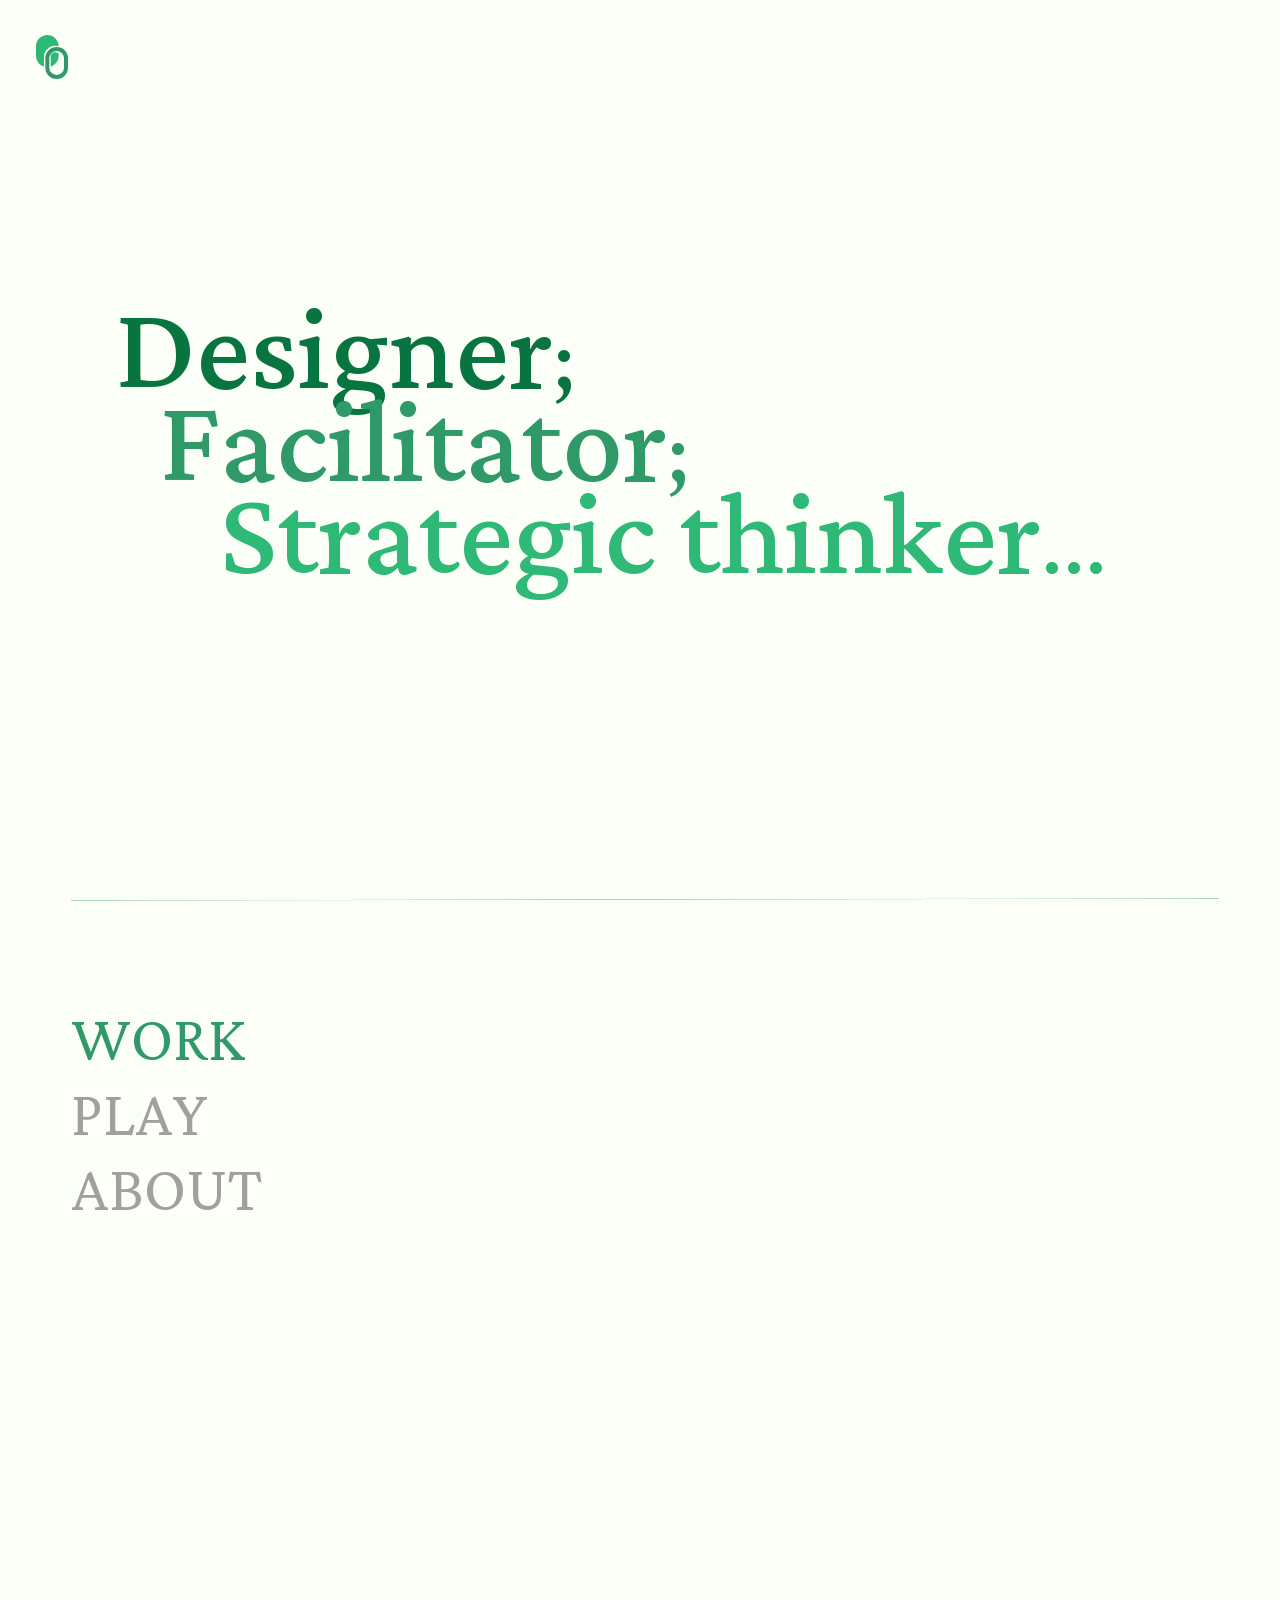
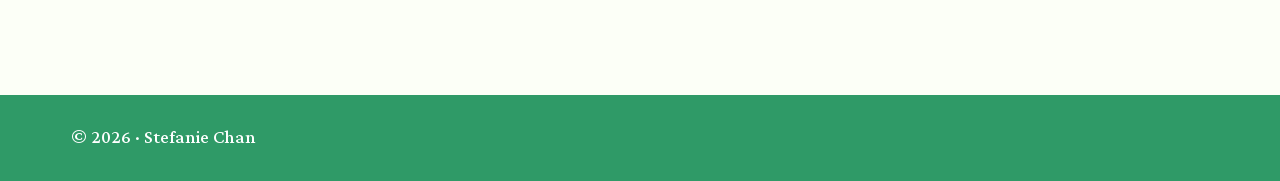
<file: index.html>
<!doctype html>
<html lang="en">
<head>
  <meta charset="utf-8">
  <meta name="viewport" content="width=device-width, initial-scale=1">
  <title>Stef Chan | UX Designer</title>
  <meta name="description" content="Stefanie Chan is a UX designer who designs digital products and has worked with global brands like Kraft-Heinz, Moderna, and Arc'teryx.">
  <meta name="theme-color" content="#fcfff7">
  <link rel="icon" href="assets/icons/logomark.svg" type="image/svg+xml">

  <!-- Fonts are self-hosted (assets/fonts, Latin subset, SIL OFL). @font-face rules are in css/styles.css -->
  <link rel="preload" href="assets/fonts/lateef-latin-400-normal.woff2" as="font" type="font/woff2" crossorigin>
  <link rel="preload" href="assets/fonts/lateef-latin-300-normal.woff2" as="font" type="font/woff2" crossorigin>
  <link rel="preload" href="assets/fonts/mona-sans-latin-wght-normal.woff2" as="font" type="font/woff2" crossorigin>

  <script>
    document.documentElement.classList.add('js');
    // The opening animation is skipped (homepage shown finished) when:
    //  1. the address has ?skip-intro, e.g. index.html?skip-intro#work, or
    //  2. the visitor arrives from another page of this site (case study, showcase, 404, ...),
    //     including via the browser back button or a plain link to the homepage.
    // A reload (or a visit from another site / a typed address) plays the opening as usual.
    (function () {
      var skip = /[?&]skip-intro(=|&|$)/.test(location.search);
      if (!skip && document.referrer) {
        try {
          var ref = new URL(document.referrer);
          var nav = performance.getEntriesByType && performance.getEntriesByType('navigation')[0];
          var isReload = nav && nav.type === 'reload';
          var samePage = ref.pathname === location.pathname || (ref.pathname.replace(/index\.html$/, '') === location.pathname.replace(/index\.html$/, ''));
          skip = ref.origin === location.origin && !samePage && !isReload;
        } catch (e) {}
      }
      if (skip) document.documentElement.classList.add('skip-intro');
    })();
  </script>
  <link rel="stylesheet" href="css/styles.css?v=28">
  <script src="js/main.js?v=24" defer></script>
</head>
<body>
  <a class="skip-link" href="#content">Skip to content</a>

  <div class="page">
    <header class="hero" id="hero" data-phase="opening">
      <a class="hero__logo" href="index.html" data-home aria-label="Stefanie Chan — back to homepage">
        <img src="assets/icons/logomark.svg" alt="" width="32" height="44">
      </a>

      <div class="hero__canvas">
        <div class="hero__intro">
        <!-- Decorative role words: shown large on load, then fade to ~3% behind the greeting -->
        <div class="hero__words" aria-hidden="true">
          <span class="hero__word hero__word--1">Designer<span class="punct">;</span></span>
          <span class="hero__word hero__word--2">Facilitator<span class="punct">;</span></span>
          <span class="hero__word hero__word--3">Strategic thinker<span class="punct">...</span></span>
        </div>
        <h1 class="hero__greeting">Hey, I’m Stef!</h1>
        <p class="hero__statement">I design digital products and have worked with global brands like Kraft-Heinz, Moderna, and Arc'teryx</p>
        <div class="contact">
          <button class="contact__link" id="email-toggle" type="button" aria-label="Show my email address" aria-expanded="false" aria-controls="email-line">
            <img src="assets/icons/email.svg" alt="" width="24" height="24">
          </button>
          <a class="contact__link" href="https://www.linkedin.com/in/stefaniechan/" target="_blank" rel="noopener noreferrer" aria-label="Stefanie on LinkedIn (opens in a new tab)">
            <img src="assets/icons/linkedin.svg" alt="" width="24" height="24">
          </a>
        </div>
        <!-- The address is not in this HTML on purpose: js/main.js assembles it when the mail icon is clicked -->
        <p class="contact-line" id="email-line" aria-live="polite"></p>
        </div>
      </div>

      <img class="hero__divider" src="assets/icons/divider.svg" alt="" aria-hidden="true">
    </header>

    <div class="stage" id="content">
      <nav class="nav" aria-label="Sections">
        <a class="nav__link" href="#work" data-state="work">Work</a>
        <a class="nav__link" href="#play" data-state="play">Play</a>
        <a class="nav__link" href="#about" data-state="about">About</a>
      </nav>

      <main class="panels">
        <!-- WORK -->
        <section class="panel panel--work" id="panel-work" data-state="work" aria-label="Work">
          <ul class="tiles">
            <li class="tile" data-reveal>
              <a class="tile__link" href="case-study/koin.html">
                <div class="tile__media tile__media--tint">
                  <img class="media media--koin" src="assets/images/koin.png" alt="Koin mobile app showing a cashless payments dashboard" width="866" height="1670">
                </div>
                <div class="tile__copy">
                  <p class="tile__eyebrow">Discovery &amp; Design</p>
                  <h2 class="tile__title">Koin</h2>
                  <p class="tile__desc">Finding a new market for a cashless payments platform.</p>
                </div>
              </a>
            </li>
            <li class="tile tile--offset" data-reveal>
              <a class="tile__link" href="case-study/rbc.html">
                <div class="tile__media tile__media--tint">
                  <img class="media media--rbc-back" src="assets/images/rbc-tile-back.webp" alt="" width="780" height="1134">
                  <img class="media media--rbc-front" src="assets/images/rbc-tile-front.webp" alt="Redesigned RBC Dominion Securities intranet pages: the homepage and the ManagerNet page" width="762" height="1034">
                </div>
                <div class="tile__copy">
                  <p class="tile__eyebrow">Web Redesign</p>
                  <h2 class="tile__title">Royal Bank of Canada</h2>
                  <p class="tile__desc">Turning a bank’s intranet from a content dump into a daily tool</p>
                </div>
              </a>
            </li>
          </ul>
        </section>

        <!-- PLAY -->
        <section class="panel panel--play" id="panel-play" data-state="play" aria-label="Play" hidden>
          <ul class="tiles">
            <li class="tile" data-reveal>
              <a class="tile__link" href="showcase/small-talk.html">
                <div class="tile__media">
                  <img class="media media--cover" src="assets/images/small-talk.webp" alt="A hand holding a “F*ck the Small Talk” sticker above people picnicking in a park" width="1406" height="1450">
                </div>
                <div class="tile__copy">
                  <h2 class="tile__title">F*ck the Small Talk</h2>
                  <p class="tile__desc">A monthly gathering of strangers who want to have conversations beyond the stale “what do you do for work?”</p>
                </div>
              </a>
            </li>
            <li class="tile tile--offset" data-reveal>
              <a class="tile__link" href="showcase/sketches.html">
                <div class="tile__media tile__media--white">
                  <img class="media media--sketches" src="assets/images/sketches.webp" alt="Line-drawn sea creature sketched over a photo of a steaming lake" width="1068" height="1408">
                </div>
                <div class="tile__copy">
                  <h2 class="tile__title">Sketches</h2>
                  <p class="tile__desc">Doodles inspired by photos I’ve taken during my travels, and miscellaneous drawings.</p>
                </div>
              </a>
            </li>
          </ul>
        </section>

        <!-- ABOUT -->
        <section class="panel panel--about" id="panel-about" data-state="about" aria-label="About" hidden>
          <div class="about-bio" data-reveal>
            <h2 class="section-heading">A Little Bit About Me</h2>
            <div class="about-bio__grid">
              <div class="about-bio__text">
                <p>I’m a UX designer who loves understanding complex systems in order to find better solutions through design.</p>
                <p>I started out in marketing, but after a few years, I made the leap into design, as solving problems and building products were the parts I enjoyed most. Since then, I’ve designed for startups, in corporate environments, and on the agency side. Along the way, I’ve learned to work at different speeds, across multiple disciplines, and to facilitate workshops with a wide range of stakeholders.</p>
                <p>When I’m off the clock, you can find me walking around taking photos, consuming copious amounts of sparkling water, riding my onewheel around the city, and climbing rocks. Lots and lots of rocks.</p>
              </div>
              <div class="portrait">
                <img src="assets/images/portrait.webp" alt="Stef sitting by a campfire on a rocky beach" width="1080" height="1560">
              </div>
            </div>
          </div>

          <div class="about-philosophies" data-reveal>
            <h2 class="section-heading">Stef’s Philosophies</h2>
            <p class="about-philosophies__intro">Guiding principles for my life and for my work:</p>
            <ul class="cards">
              <li class="card">
                <h3 class="card__title">Stay Curious</h3>
                <p class="card__strap">The more you explore, the further you go.</p>
                <p class="card__body">Knowledge opens doors, so I'm always learning something new. Whether it's developing a new skill, exploring a forest trail, or getting lost down a random subreddit rabbit hole, I love the thrill of discovery.</p>
              </li>
              <li class="card">
                <h3 class="card__title">Mix Logic and Emotion</h3>
                <p class="card__strap">Yes, they can work hand-in-hand.</p>
                <p class="card__body">Sometimes you need hard evidence, and sometimes your gut just knows something will work. The best design decisions supplement data with feeling, and vice versa.</p>
              </li>
              <li class="card">
                <h3 class="card__title">Design for Business</h3>
                <p class="card__strap">This is my business degree speaking.</p>
                <p class="card__body">User-centered design doesn't mean much without a business case behind it. I dig into the business factors driving a project so I can make decisions with all users and stakeholders in mind.</p>
              </li>
            </ul>
          </div>
        </section>
      </main>
    </div>
  </div>

  <button class="scroll-hint" id="scroll-hint" type="button" aria-label="Scroll down to see more" hidden>
    <svg viewBox="0 0 24 24" width="24" height="24" fill="none" stroke="currentColor" stroke-width="2.5" stroke-linecap="round" stroke-linejoin="round" aria-hidden="true"><path d="m6 9 6 6 6-6"/></svg>
  </button>

  <footer class="footer">
    <p class="footer__copy">© 2026 · Stefanie Chan</p>
  </footer>
</body>
</html>
</file>
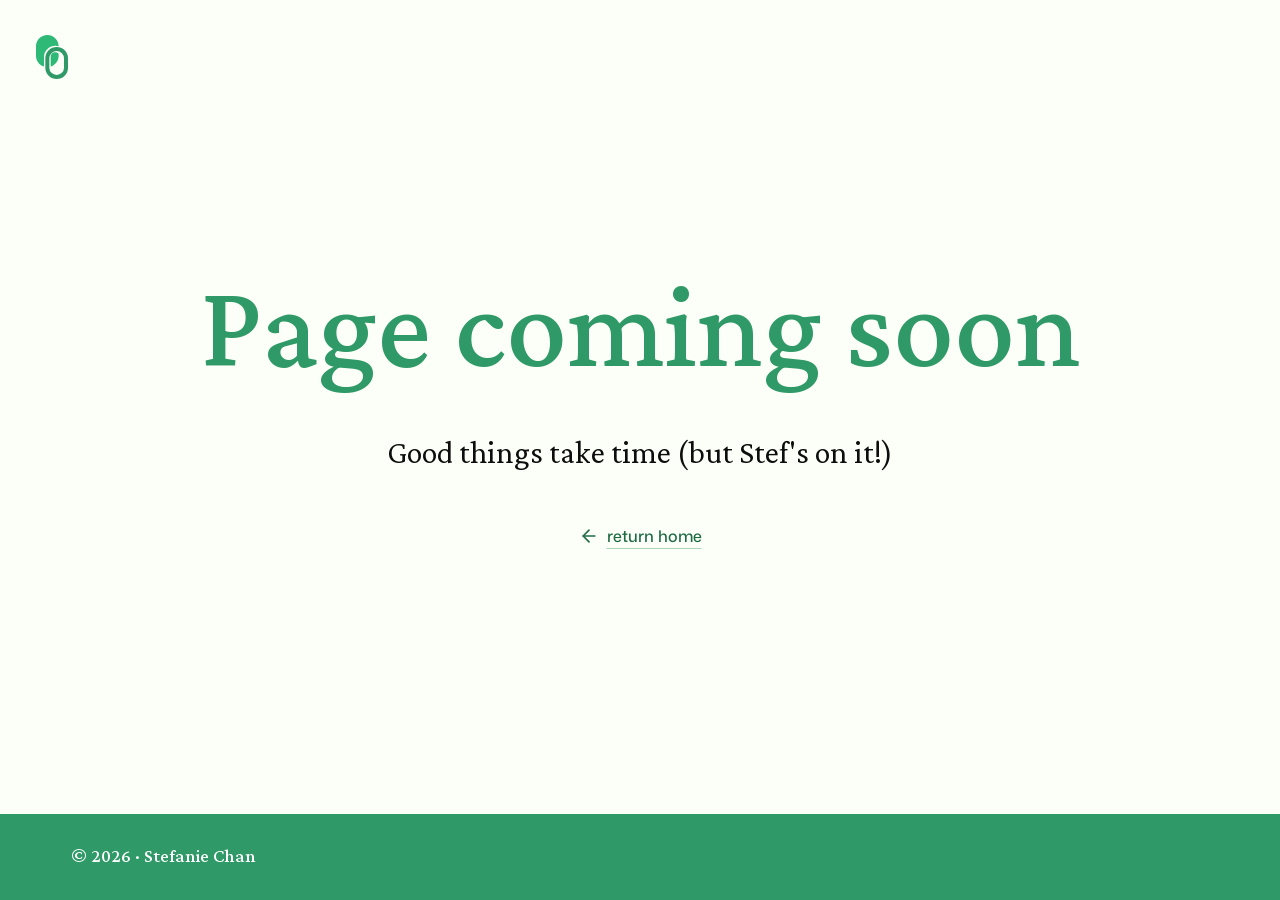
<file: case-study/knit-people.html>
<!doctype html>
<html lang="en">
<head>
  <meta charset="utf-8">
  <meta name="viewport" content="width=device-width, initial-scale=1">
  <title>Stef Chan | Page coming soon</title>
  <meta name="robots" content="noindex">
  <meta name="theme-color" content="#fcfff7">
  <!-- PLACEHOLDER: this page is not built yet. It sends the visitor to the "Page coming soon" page (404.html).
       Replace this whole file with the real page when it is built. location.replace keeps the Back button
       working (the placeholder is not left in the history). -->
  <script>location.replace('../404.html');</script>
  <noscript><meta http-equiv="refresh" content="0; url=../404.html"></noscript>
  <style>body { margin: 0; background: #fcfff7; }</style>
</head>
<body>
  <p><a href="../404.html">Page coming soon</a></p>
</body>
</html>
</file>
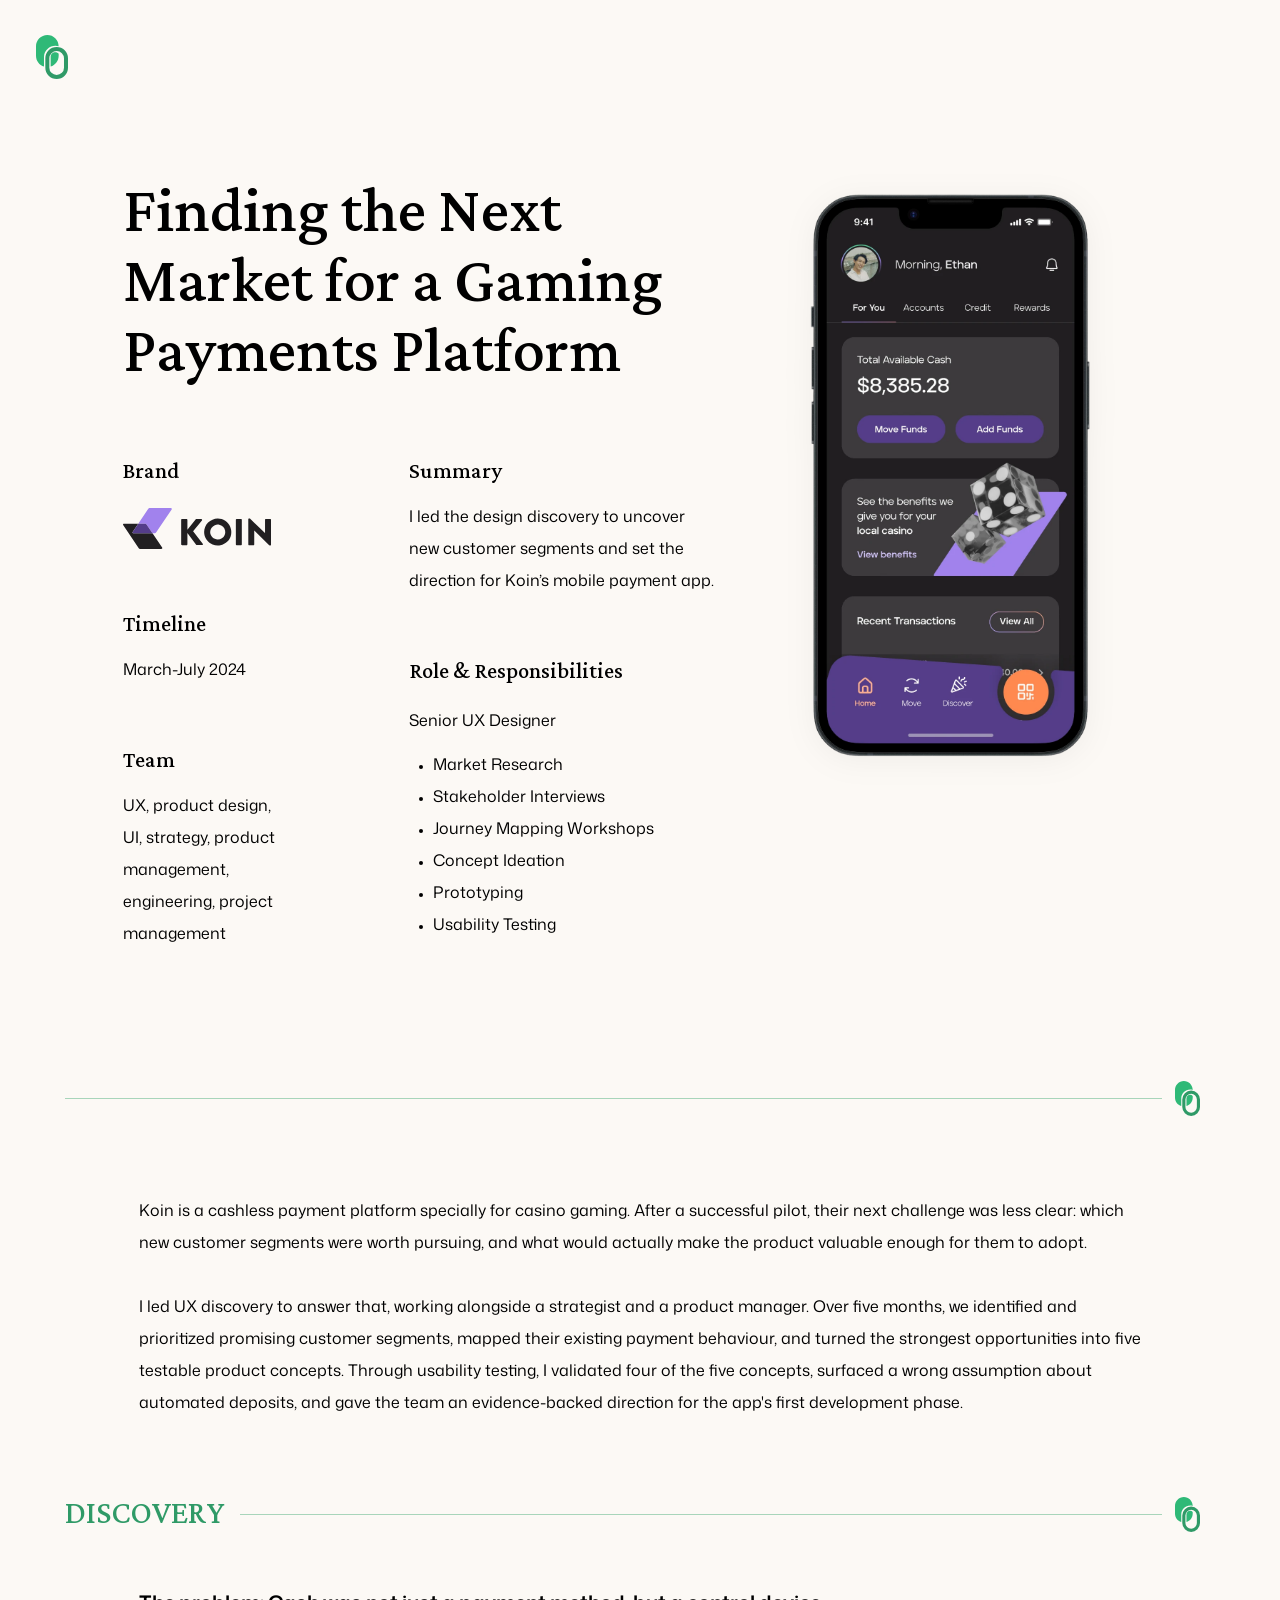
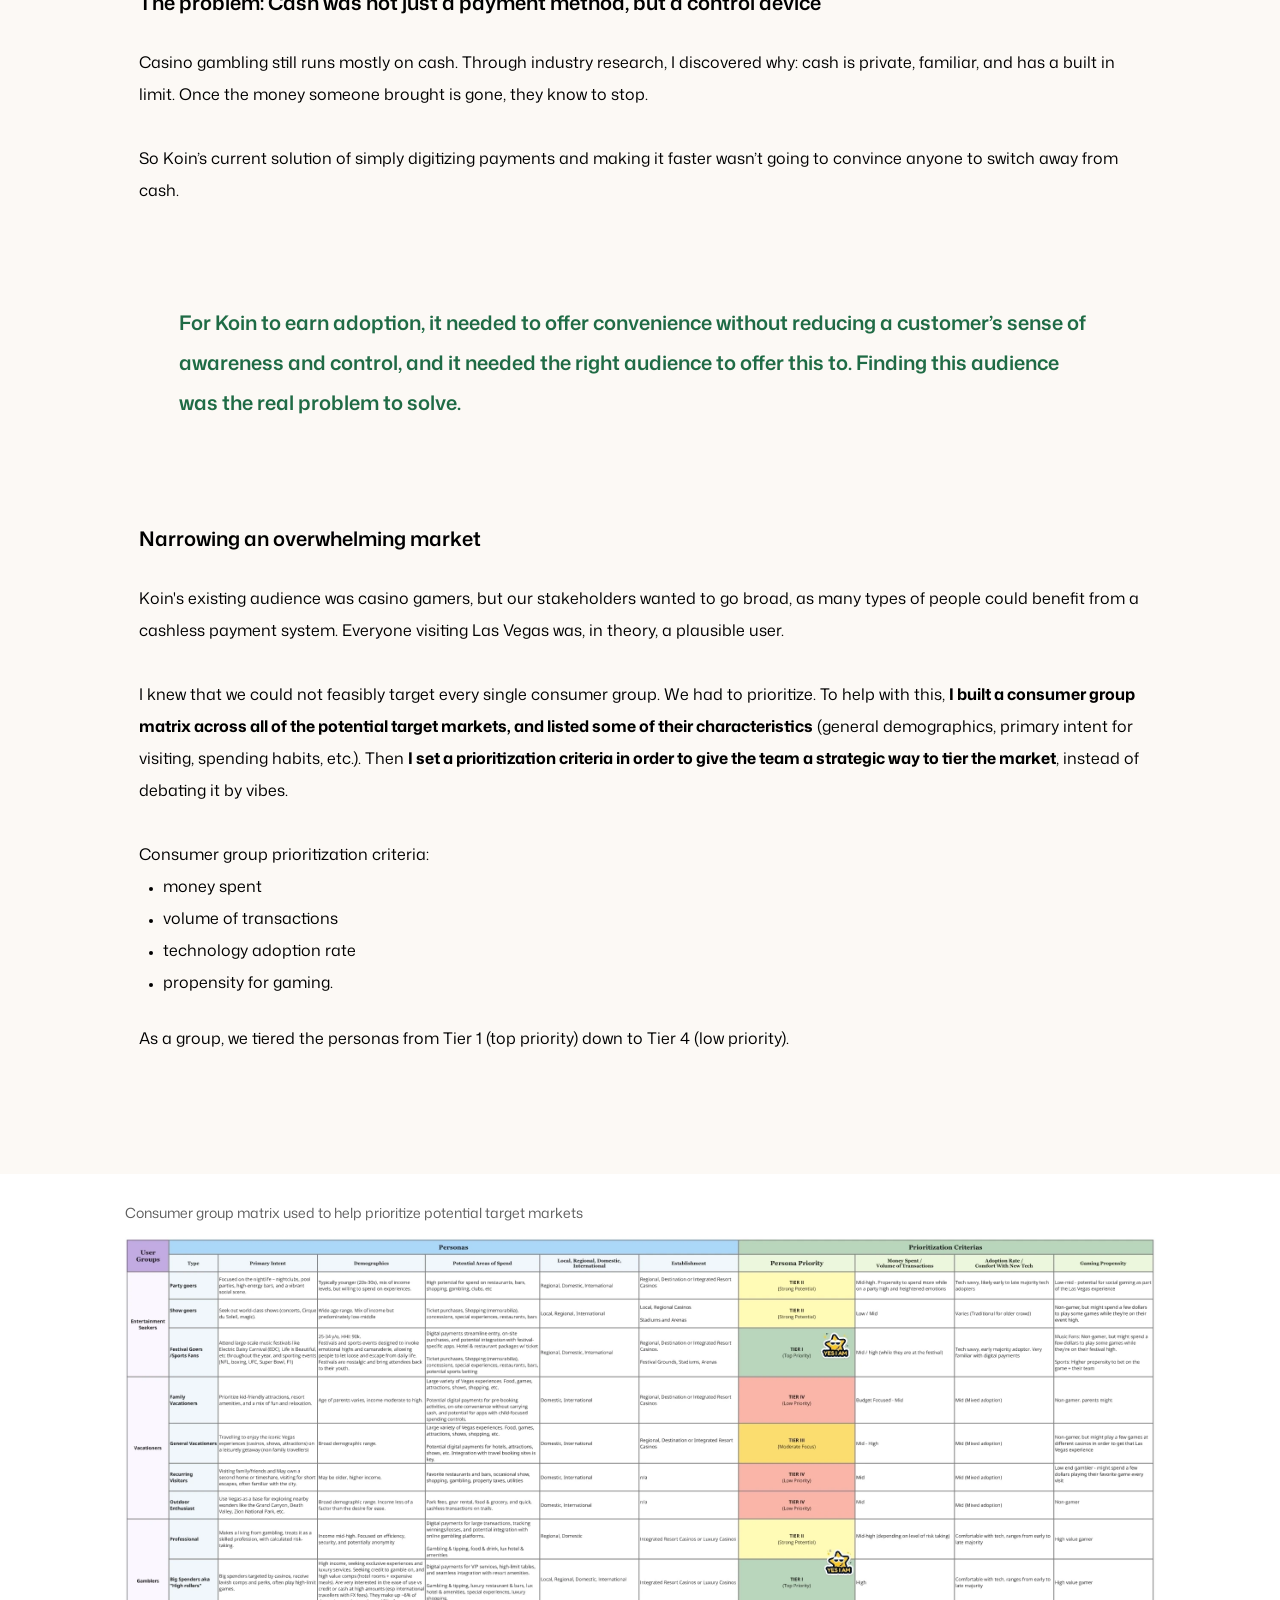
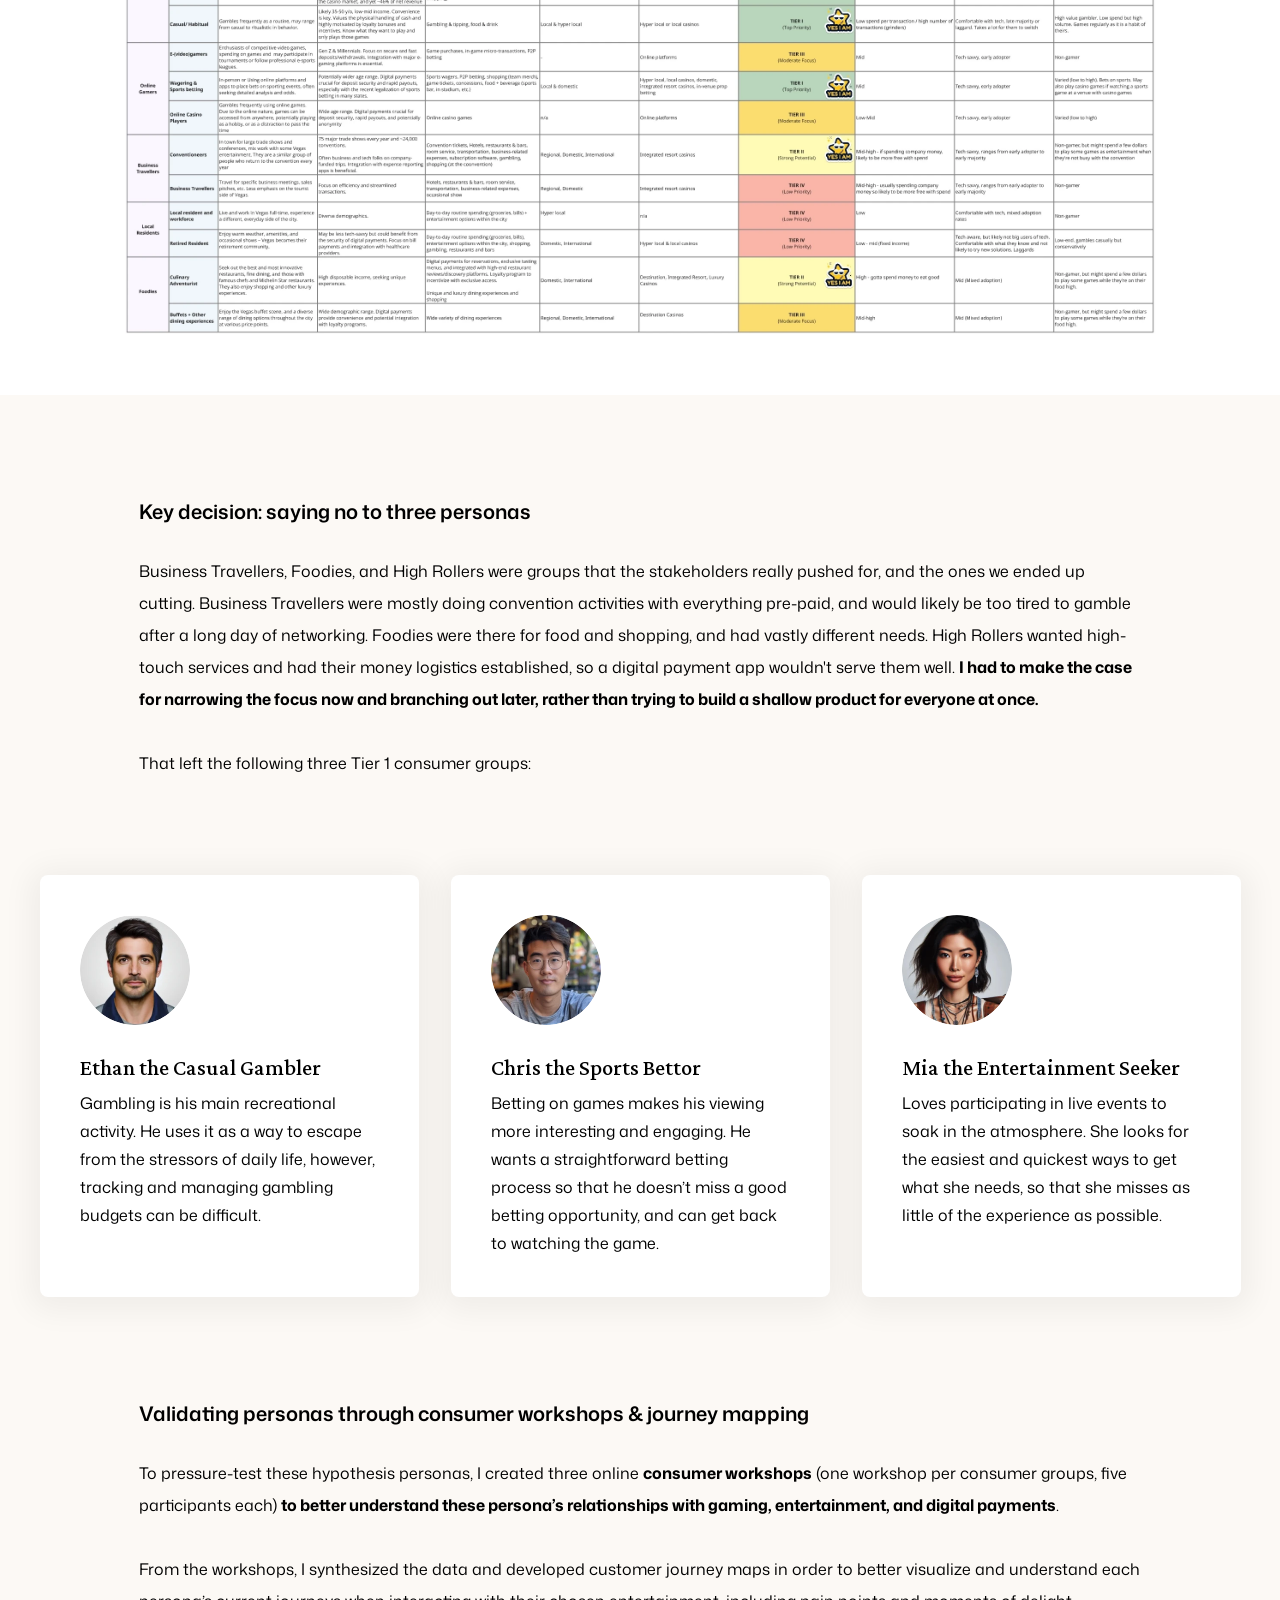
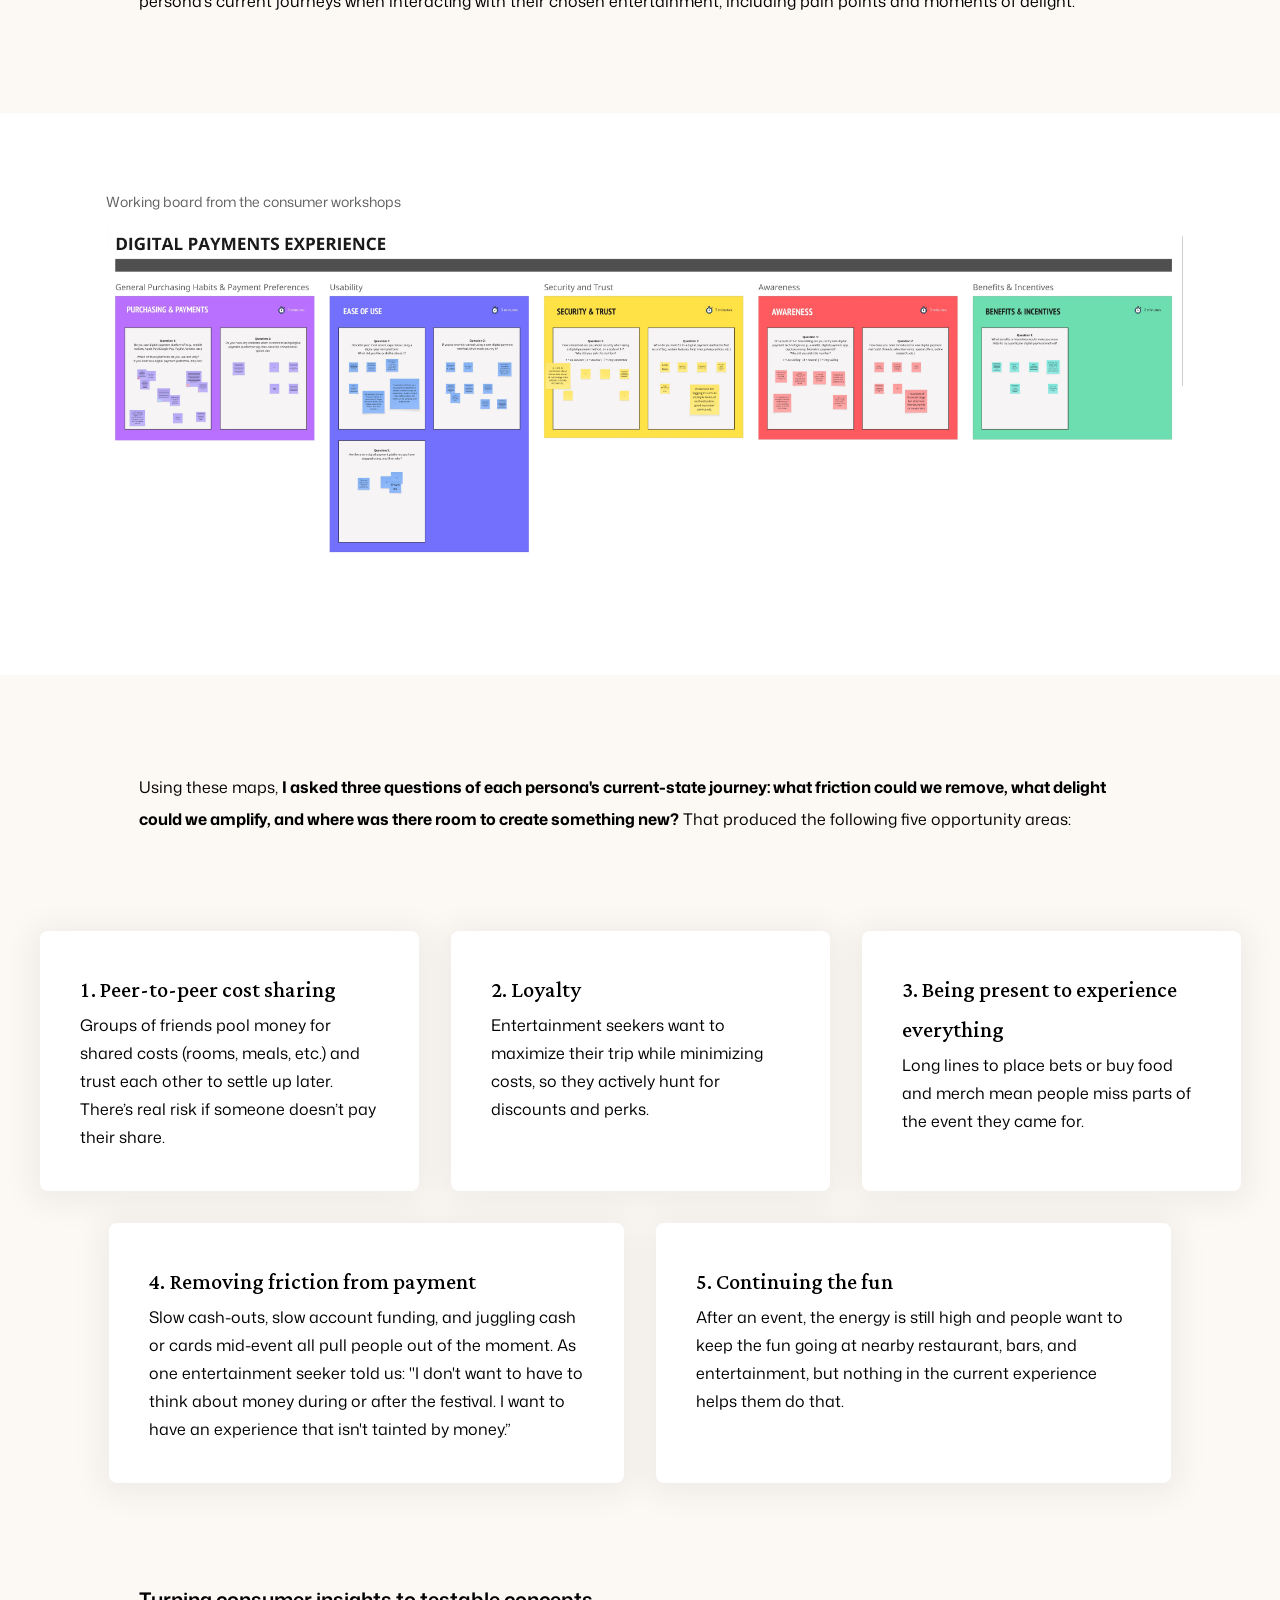
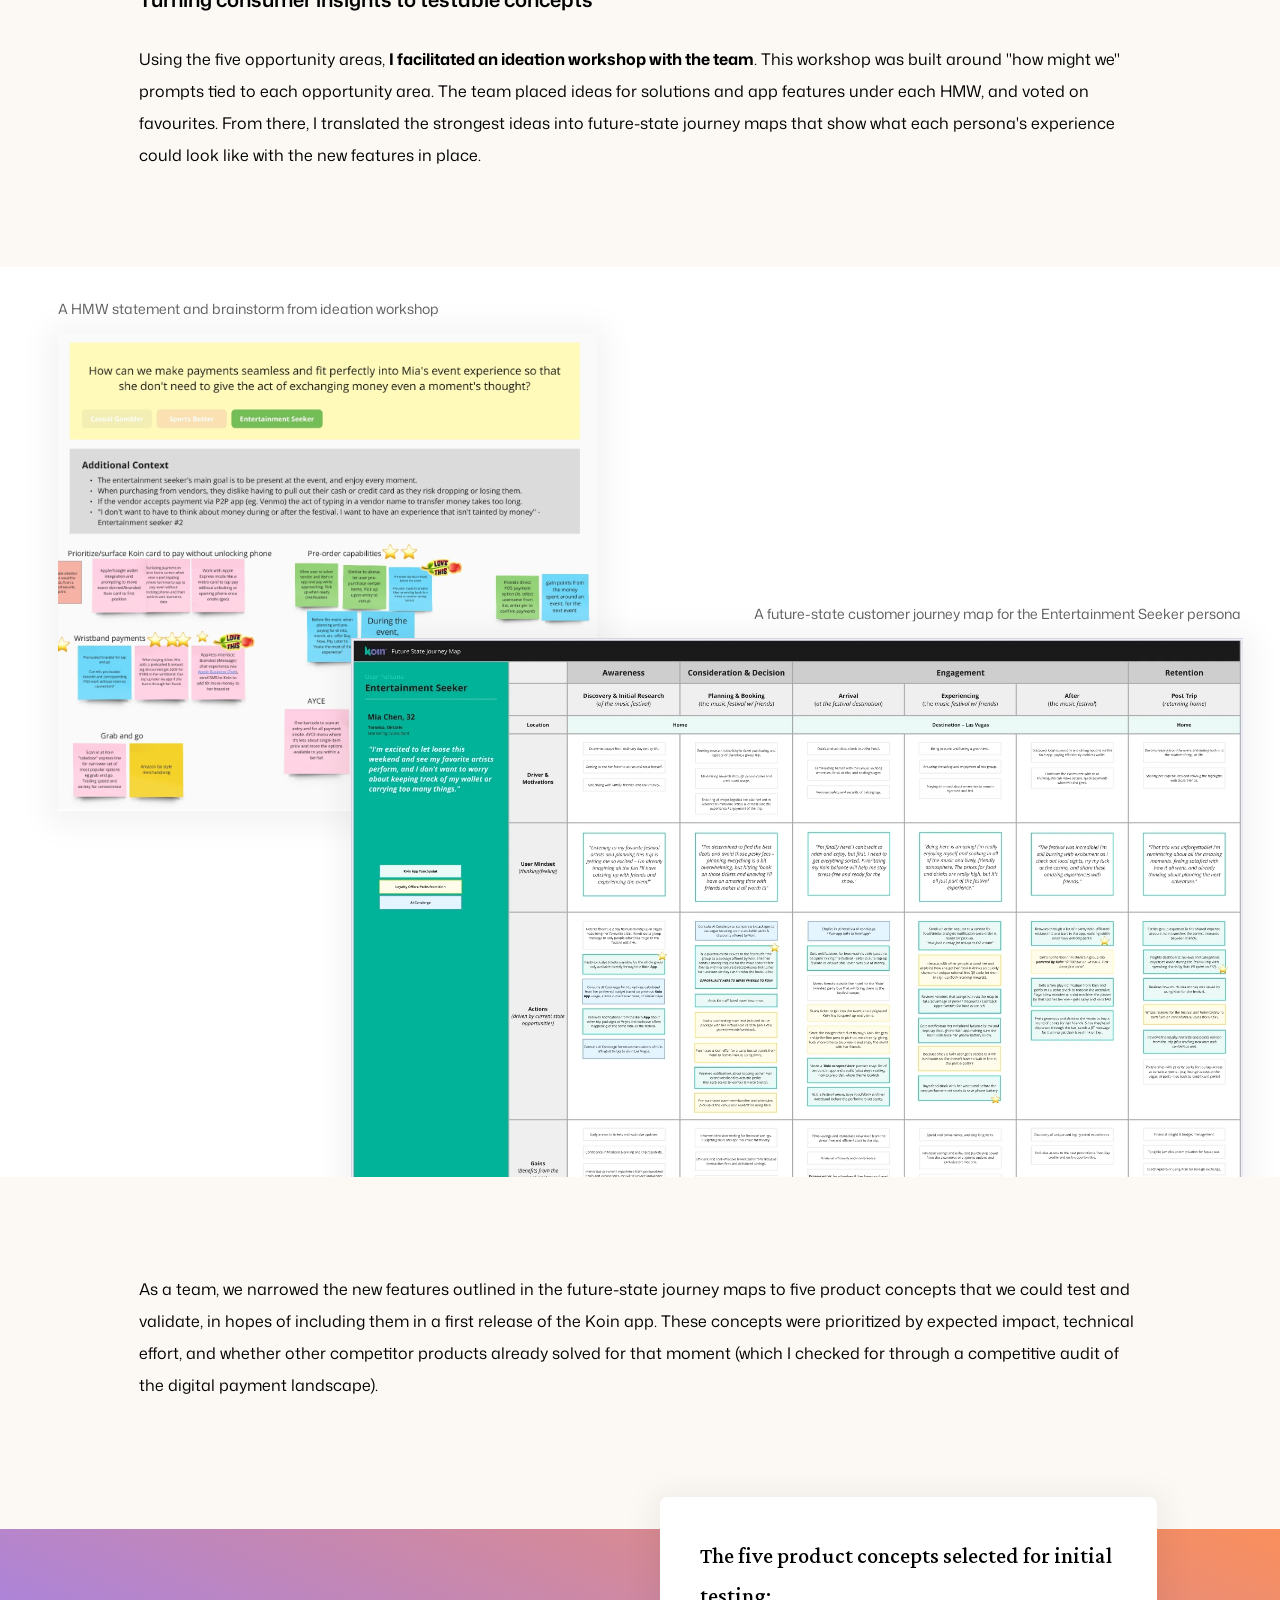
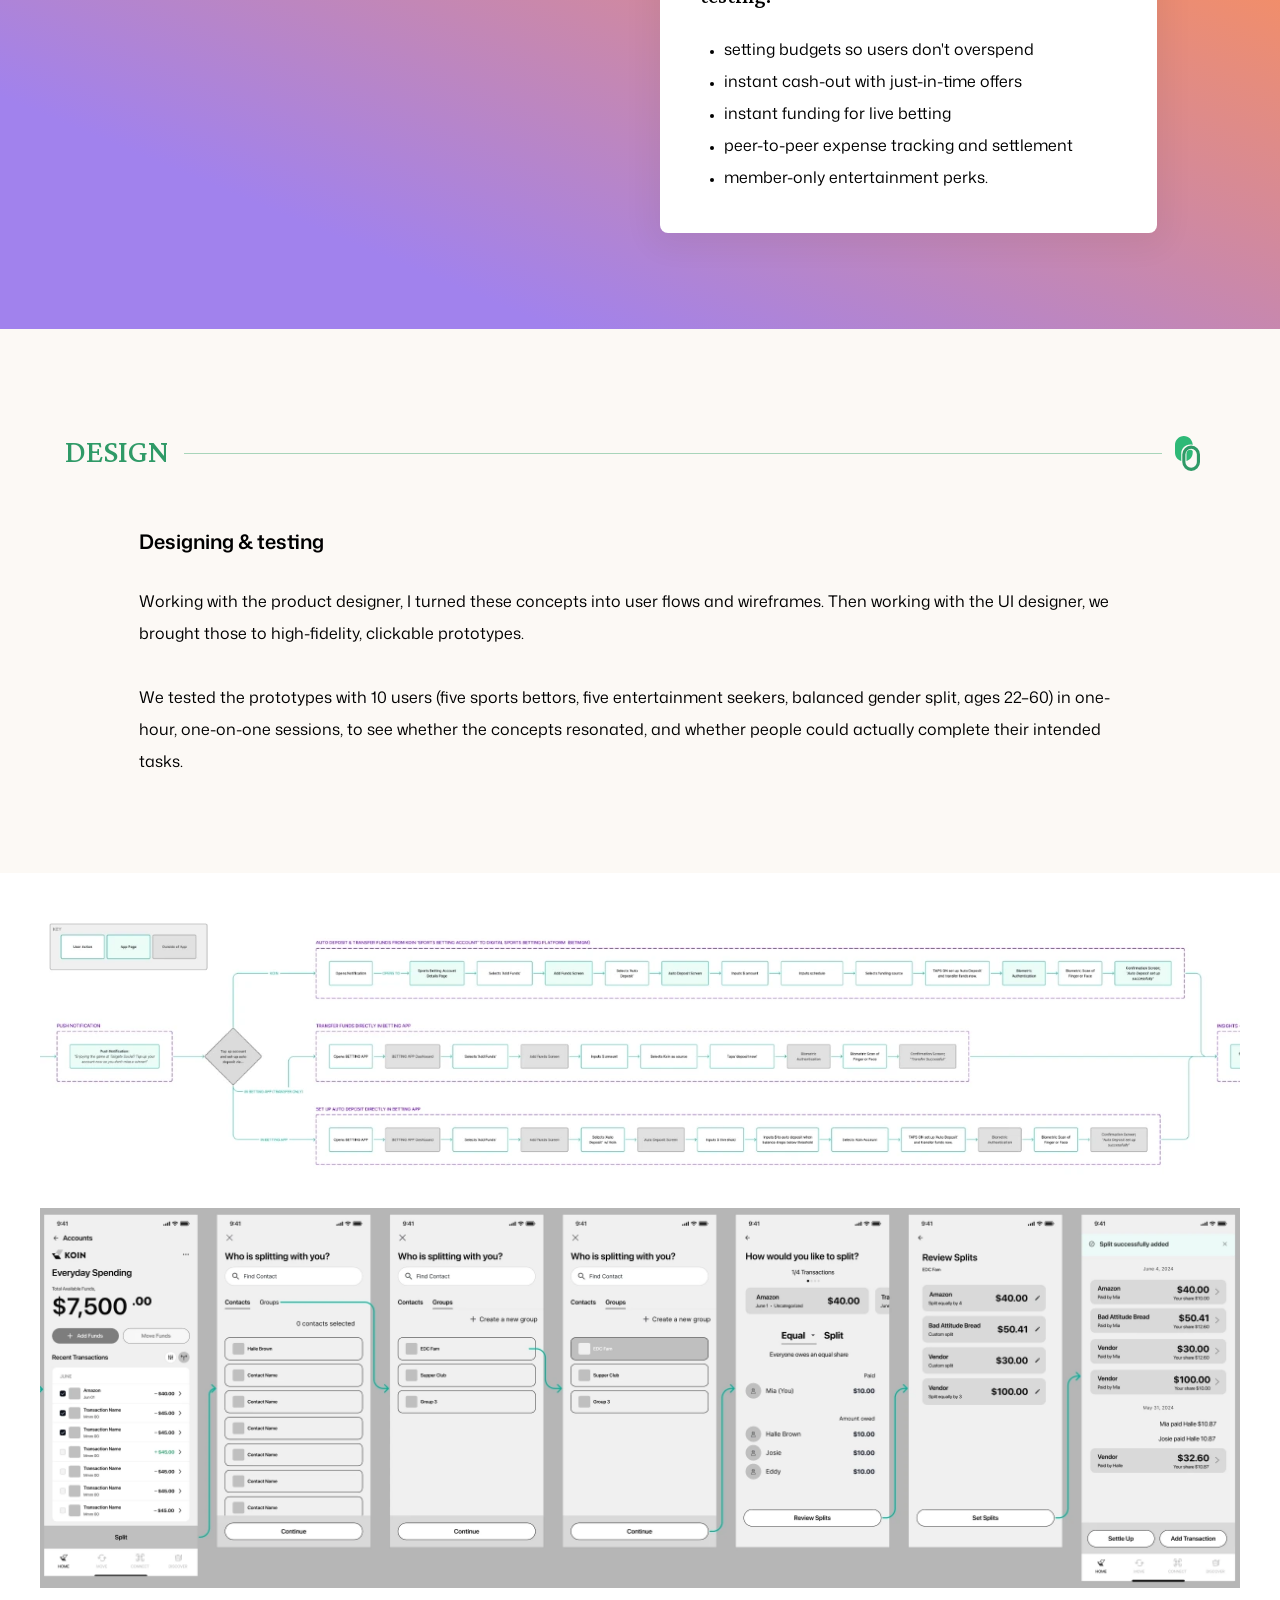
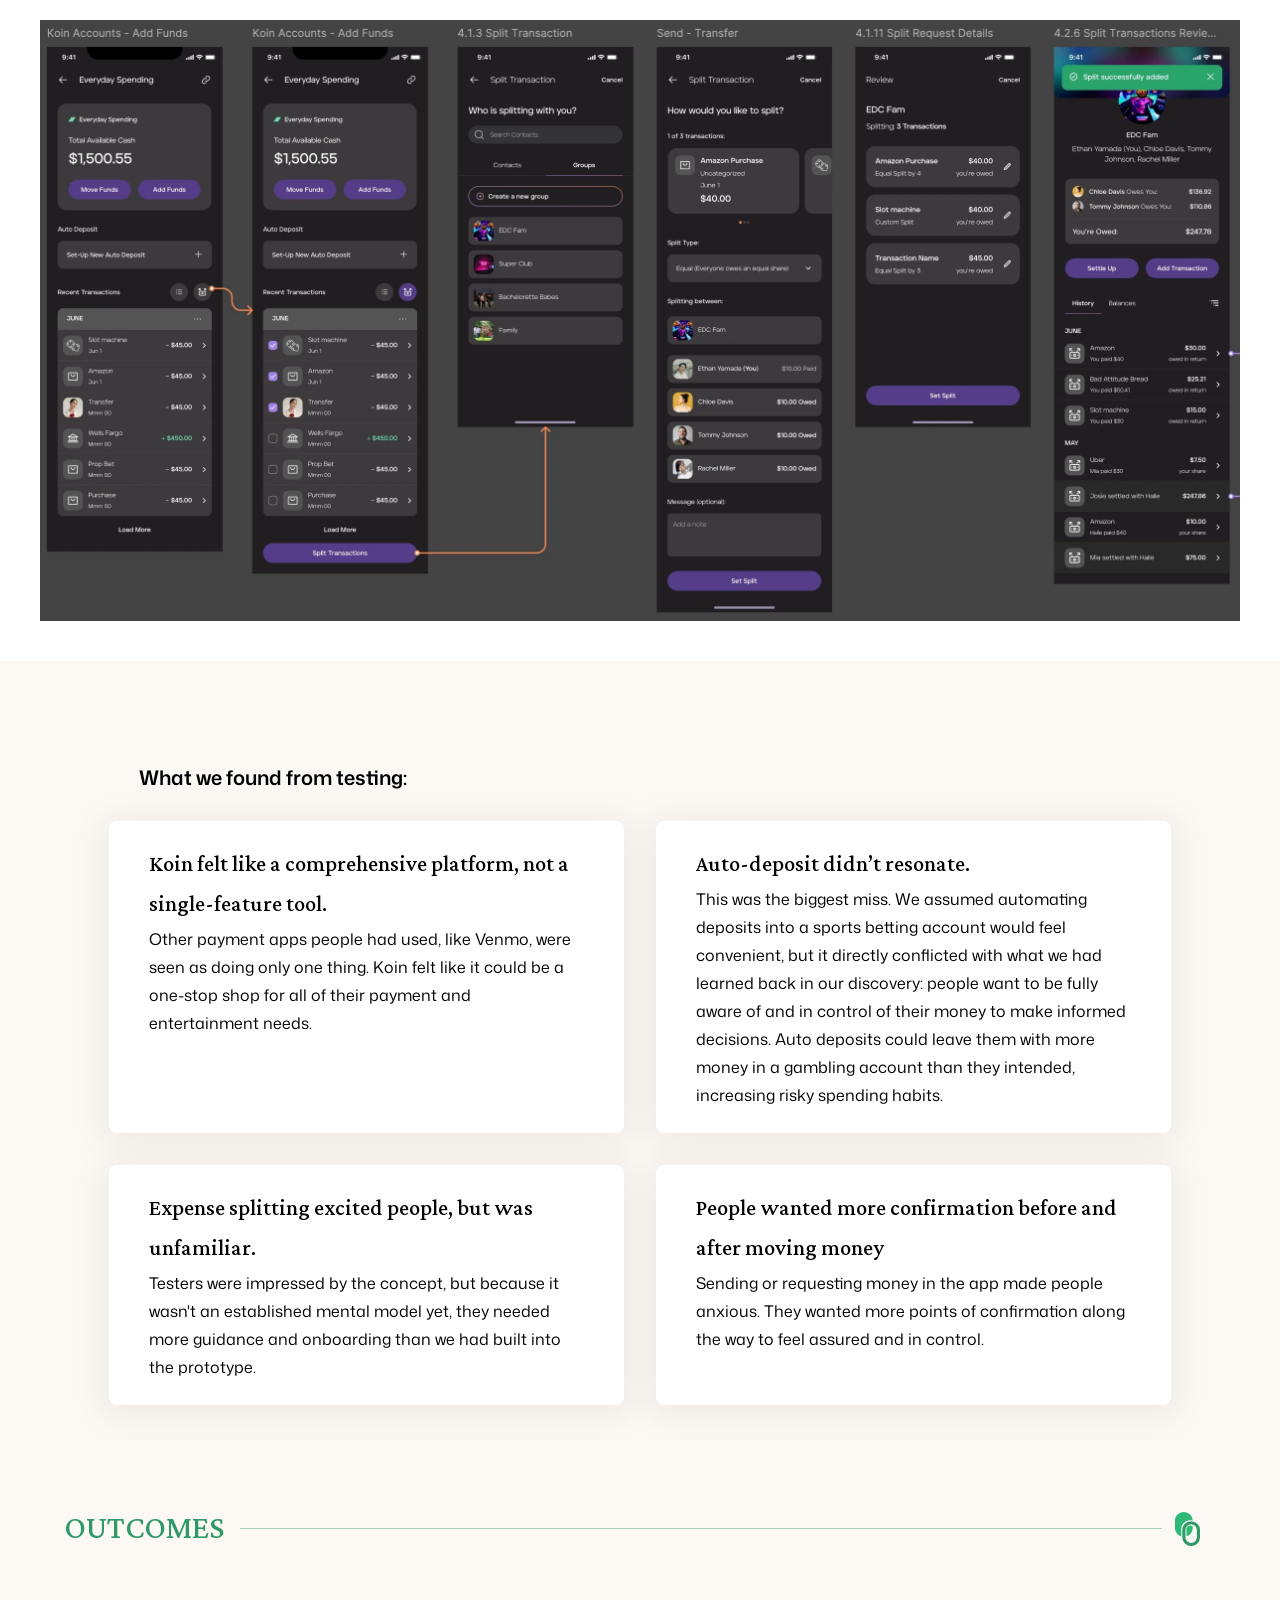
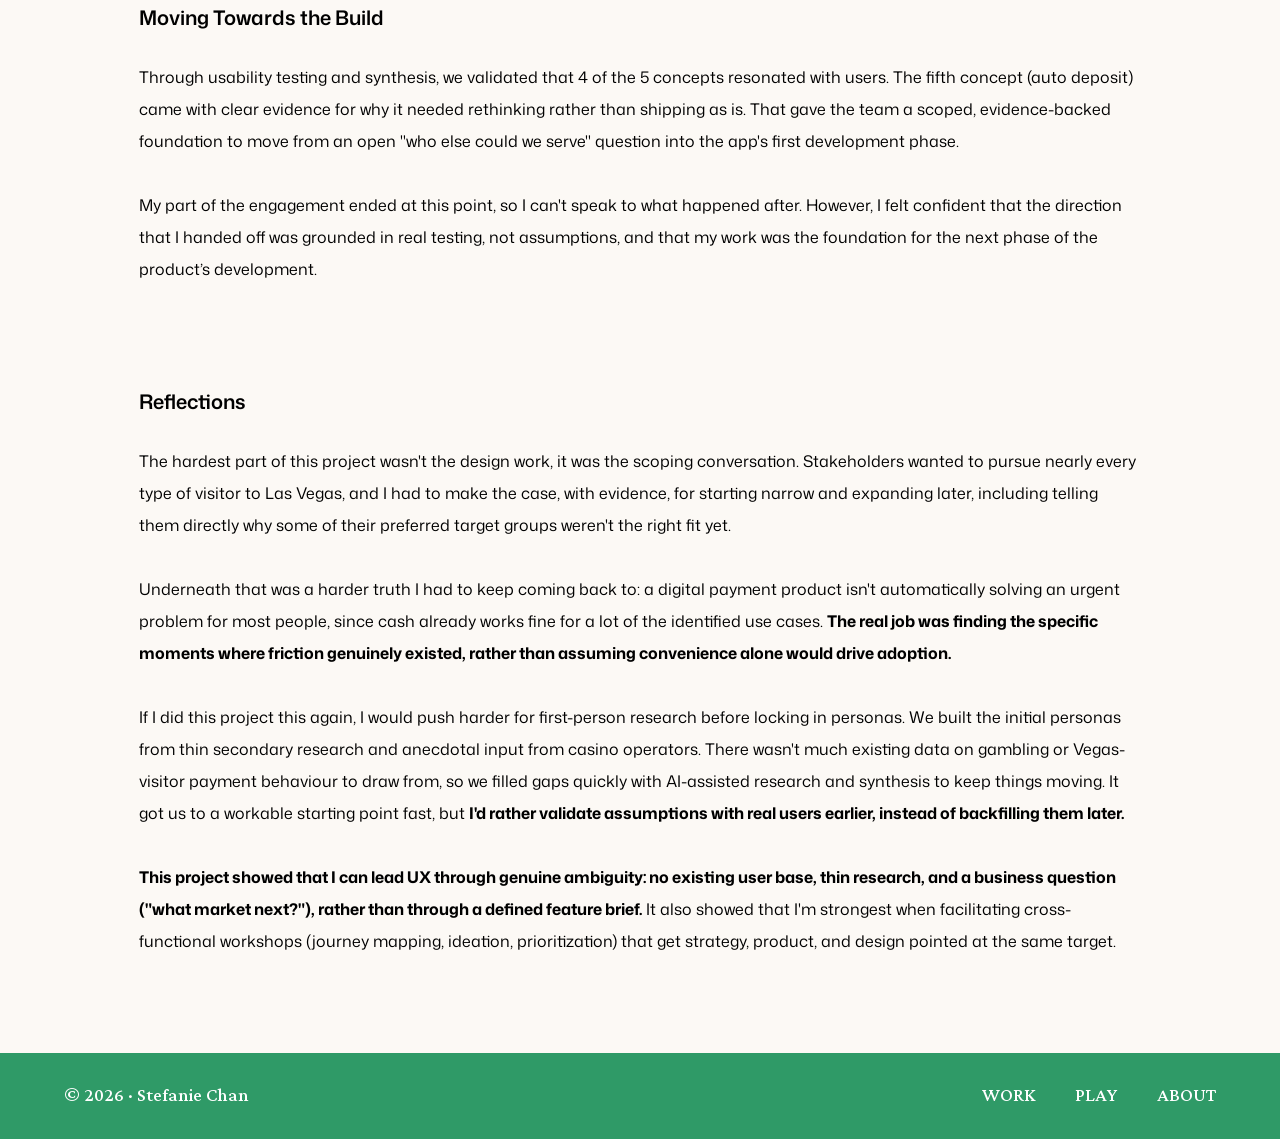
<file: case-study/koin.html>
<!doctype html>
<html lang="en">
<head>
  <meta charset="utf-8">
  <meta name="viewport" content="width=device-width, initial-scale=1">
  <title>Stef Chan | Koin case study</title>
  <meta name="description" content="How I led UX discovery to find the next market for Koin, a cashless payments platform for casino gaming: from prioritizing customer segments to testing five product concepts.">
  <meta name="theme-color" content="#fcf9f5">
  <link rel="icon" href="../assets/icons/logomark.svg" type="image/svg+xml">

  <!-- Fonts are self-hosted (assets/fonts). @font-face rules live in css/styles.css, which this page reuses for tokens, fonts and the footer -->
  <link rel="preload" href="../assets/fonts/lateef-latin-400-normal.woff2" as="font" type="font/woff2" crossorigin>
  <link rel="preload" href="../assets/fonts/mona-sans-latin-wght-normal.woff2" as="font" type="font/woff2" crossorigin>
  <link rel="stylesheet" href="../css/styles.css?v=28">
  <link rel="stylesheet" href="../css/case-study.css?v=20">
  <script src="../js/case-study.js?v=6" defer></script>
</head>
<body class="case-study">
  <a class="cs-logo" href="../index.html?skip-intro#work" aria-label="Stefanie Chan — back to homepage">
    <img src="../assets/icons/logomark.svg" alt="" width="32" height="44">
  </a>

  <main class="cs-main">

    <!-- ===== Hero ===== -->
    <section class="cs-hero" aria-labelledby="cs-title">
      <h1 class="cs-hero__title" id="cs-title" tabindex="-1">Finding the Next Market for a Gaming Payments Platform</h1>

      <img class="cs-hero__image" src="../assets/images/koin/hero-app.webp" alt="Koin mobile app showing a cashless payments dashboard" width="866" height="1670">

      <div class="cs-hero__facts">
        <div class="cs-meta cs-meta--brand">
          <h2 class="cs-meta__label">Brand</h2>
          <img src="../assets/icons/koin/koin-logo.svg" alt="Koin" width="71" height="20">
        </div>
        <div class="cs-meta">
          <h2 class="cs-meta__label">Timeline</h2>
          <p class="cs-meta__text">March-July 2024</p>
        </div>
        <div class="cs-meta">
          <h2 class="cs-meta__label">Team</h2>
          <p class="cs-meta__text">UX, product design, UI, strategy, product management, engineering, project management</p>
        </div>
      </div>

      <div class="cs-hero__about">
        <div class="cs-meta cs-meta--summary">
          <h2 class="cs-meta__label">Summary</h2>
          <p class="cs-meta__text">I led the design discovery to uncover new customer segments and set the direction for Koin’s mobile payment app.</p>
        </div>
        <div class="cs-meta cs-meta--role">
          <h2 class="cs-meta__label">Role &amp; Responsibilities</h2>
          <p class="cs-meta__text">Senior UX Designer</p>
          <ul class="cs-list">
            <li>Market Research</li>
            <li>Stakeholder Interviews</li>
            <li>Journey Mapping Workshops</li>
            <li>Concept Ideation</li>
            <li>Prototyping</li>
            <li>Usability Testing</li>
          </ul>
        </div>
      </div>
    </section>

    <div class="cs-phases">

      <!-- ===== Introduction (divider without a phase title) ===== -->
      <section class="cs-phase cs-phase--intro" aria-label="Introduction">
        <div class="cs-divider" data-divider aria-hidden="true">
          <div class="cs-divider__inner">
            <span class="cs-divider__line"></span>
            <span class="cs-divider__mark"><img src="../assets/icons/logomark.svg" alt="" width="25" height="34"></span>
          </div>
        </div>
        <div class="cs-narrative">
          <p>Koin is a cashless payment platform specially for casino gaming. After a successful pilot, their next challenge was less clear: which new customer segments were worth pursuing, and what would actually make the product valuable enough for them to adopt.</p>
          <p>I led UX discovery to answer that, working alongside a strategist and a product manager. Over five months, we identified and prioritized promising customer segments, mapped their existing payment behaviour, and turned the strongest opportunities into five testable product concepts. Through usability testing, I validated four of the five concepts, surfaced a wrong assumption about automated deposits, and gave the team an evidence-backed direction for the app's first development phase.</p>
        </div>
      </section>

      <!-- ===== Discovery ===== -->
      <section class="cs-phase" aria-label="Discovery">
        <div class="cs-divider" data-divider aria-hidden="true">
          <div class="cs-divider__inner">
            <span class="cs-divider__title">DISCOVERY</span>
            <span class="cs-divider__line"></span>
            <span class="cs-divider__mark"><img src="../assets/icons/logomark.svg" alt="" width="25" height="34"></span>
          </div>
        </div>

        <div class="cs-narrative">
          <h2 class="cs-narrative__heading">The problem: Cash was not just a payment method, but a control device</h2>
          <p>Casino gambling still runs mostly on cash. Through industry research, I discovered why: cash is private, familiar, and has a built in limit. Once the money someone brought is gone, they know to stop.</p>
          <p>So Koin’s current solution of simply digitizing payments and making it faster wasn’t going to convince anyone to switch away from cash.</p>
        </div>

        <p class="cs-callout">For Koin to earn adoption, it needed to offer convenience without reducing a customer’s sense of awareness and control, and it needed the right audience to offer this to. Finding this audience was the real problem to solve.</p>

        <div class="cs-narrative">
          <h2 class="cs-narrative__heading">Narrowing an overwhelming market</h2>
          <p>Koin's existing audience was casino gamers, but our stakeholders wanted to go broad, as many types of people could benefit from a cashless payment system.  Everyone visiting Las Vegas was, in theory, a plausible user.</p>
          <p>I knew that we could not feasibly target every single consumer group. We had to prioritize. To help with this, <strong>I built a consumer group matrix across all of the potential target markets, and listed some of their characteristics</strong> (general demographics, primary intent for visiting, spending habits, etc.). Then <strong>I set a prioritization criteria in order to give the team a strategic way to tier the market</strong>, instead of debating it by vibes.</p>
          <p>Consumer group prioritization criteria:</p>
          <ul class="cs-list">
            <li>money spent</li>
            <li>volume of transactions</li>
            <li>technology adoption rate</li>
            <li>propensity for gaming.</li>
          </ul>
          <p>As a group, we tiered the personas from Tier 1 (top priority) down to Tier 4 (low priority).</p>
        </div>

        <figure class="cs-band cs-band--matrix">
          <figcaption class="cs-caption">Consumer group matrix used to help prioritize potential target markets</figcaption>
          <a class="cs-zoom" href="../assets/images/koin/consumer-group-matrix.webp" data-zoom aria-haspopup="dialog"><img src="../assets/images/koin/consumer-group-matrix.webp" alt="Consumer group matrix listing every potential target market with its demographics, primary intent for visiting, spending habits and priority tier" width="2406" height="1630"></a>
        </figure>

        <div class="cs-narrative">
          <h2 class="cs-narrative__heading">Key decision: saying no to three personas</h2>
          <p>Business Travellers, Foodies, and High Rollers were groups that the stakeholders really pushed for, and the ones we ended up cutting. Business Travellers were mostly doing convention activities with everything pre-paid, and would likely be too tired to gamble after a long day of networking. Foodies were there for food and shopping, and had vastly different needs. High Rollers wanted high-touch services and had their money logistics established, so a digital payment app wouldn't serve them well. <strong>I had to make the case for narrowing the focus now and branching out later, rather than trying to build a shallow product for everyone at once.</strong></p>
          <p>That left the following three Tier 1 consumer groups:</p>
        </div>

        <div class="cs-grid cs-grid--3 cs-grid--personas">
          <article class="cs-card cs-card--persona">
            <img class="cs-card__avatar" src="../assets/images/koin/persona-ethan.webp" alt="Portrait of Ethan, the Casual Gambler persona" width="110" height="110">
            <div>
              <h3 class="cs-card__title">Ethan the Casual Gambler</h3>
              <p class="cs-card__body">Gambling is his main recreational activity. He uses it as a way to escape from the stressors of daily life, however, tracking and managing gambling budgets can be difficult.</p>
            </div>
          </article>
          <article class="cs-card cs-card--persona">
            <img class="cs-card__avatar" src="../assets/images/koin/persona-chris.webp" alt="Portrait of Chris, the Sports Bettor persona" width="110" height="110">
            <div>
              <h3 class="cs-card__title">Chris the Sports Bettor</h3>
              <p class="cs-card__body">Betting on games makes his viewing more interesting and engaging. He wants a straightforward betting process so that he doesn’t miss a good betting opportunity, and can get back to watching the game.</p>
            </div>
          </article>
          <article class="cs-card cs-card--persona">
            <img class="cs-card__avatar" src="../assets/images/koin/persona-mia.webp" alt="Portrait of Mia, the Entertainment Seeker persona" width="110" height="110">
            <div>
              <h3 class="cs-card__title">Mia the Entertainment Seeker</h3>
              <p class="cs-card__body">Loves participating in live events to soak in the atmosphere. She looks for the easiest and quickest ways to get what she needs, so that she misses as little of the experience as possible.</p>
            </div>
          </article>
        </div>

        <div class="cs-narrative">
          <h2 class="cs-narrative__heading">Validating personas through consumer workshops &amp; journey mapping</h2>
          <p>To pressure-test these hypothesis personas, I created three online <strong>consumer workshops</strong> (one workshop per consumer groups, five participants each) <strong>to better understand these persona’s relationships with gaming, entertainment, and digital payments</strong>.</p>
          <p>From the workshops, I synthesized the data and developed customer journey maps in order to better visualize and understand each persona’s current journeys when interacting with their chosen entertainment, including pain points and moments of delight.</p>
        </div>

        <figure class="cs-band cs-band--workshop">
          <figcaption class="cs-caption">Working board from the consumer workshops</figcaption>
          <a class="cs-zoom" href="../assets/images/koin/workshop-board.webp" data-zoom aria-haspopup="dialog"><img src="../assets/images/koin/workshop-board.webp" alt="Online whiteboard from the consumer workshops, with columns of colour-coded sticky notes under a Digital Payments Experience heading" width="3690" height="1154"></a>
        </figure>

        <div class="cs-narrative">
          <p>Using these maps, <strong>I asked three questions of each persona's current-state journey: what friction could we remove, what delight could we amplify, and where was there room to create something new?</strong> That produced the following five opportunity areas:</p>
        </div>

        <div class="cs-stack cs-stack--opportunities">
          <div class="cs-grid cs-grid--3">
            <article class="cs-card">
              <h3 class="cs-card__title">1. Peer-to-peer cost sharing</h3>
              <p class="cs-card__body">Groups of friends pool money for shared costs (rooms, meals, etc.) and trust each other to settle up later. There’s real risk if someone doesn’t pay their share.</p>
            </article>
            <article class="cs-card">
              <h3 class="cs-card__title">2. Loyalty</h3>
              <p class="cs-card__body">Entertainment seekers want to maximize their trip while minimizing costs, so they actively hunt for discounts and perks.</p>
            </article>
            <article class="cs-card">
              <h3 class="cs-card__title">3. Being present to experience everything</h3>
              <p class="cs-card__body">Long lines to place bets or buy food and merch mean people miss parts of the event they came for.</p>
            </article>
          </div>
          <div class="cs-grid cs-grid--2">
            <article class="cs-card">
              <h3 class="cs-card__title">4. Removing friction from payment</h3>
              <p class="cs-card__body">Slow cash-outs, slow account funding, and juggling cash or cards mid-event all pull people out of the moment. As one entertainment seeker told us: "I don't want to have to think about money during or after the festival. I want to have an experience that isn't tainted by money.”</p>
            </article>
            <article class="cs-card">
              <h3 class="cs-card__title">5. Continuing the fun</h3>
              <p class="cs-card__body">After an event, the energy is still high and people want to keep the fun going at nearby restaurant, bars, and entertainment, but nothing in the current experience helps them do that.</p>
            </article>
          </div>
        </div>

        <div class="cs-narrative">
          <h2 class="cs-narrative__heading">Turning consumer insights to testable concepts</h2>
          <p>Using the five opportunity areas, <strong>I facilitated an ideation workshop with the team</strong>. This workshop was built around "how might we" prompts tied to each opportunity area. The team placed ideas for solutions and app features under each HMW, and voted on favourites. From there, I translated the strongest ideas into future-state journey maps that show what each persona's experience could look like with the new features in place.</p>
        </div>

        <div class="cs-band cs-band--collage">
          <div class="cs-collage">
            <figure class="cs-collage__item cs-collage__item--hmw">
              <figcaption class="cs-caption">A HMW statement and brainstorm from ideation workshop</figcaption>
              <img class="cs-shadow" src="../assets/images/koin/ideation-hmw.webp" alt="A 'how might we' statement with the team's sticky-note brainstorm from the ideation workshop" width="1438" height="1276">
            </figure>
            <figure class="cs-collage__item cs-collage__item--journey">
              <figcaption class="cs-caption">A future-state customer journey map for the Entertainment Seeker persona</figcaption>
              <img class="cs-shadow" src="../assets/images/koin/future-journey-map.webp" alt="Future-state customer journey map for the Entertainment Seeker persona, showing the new features in place" width="1684" height="1778">
            </figure>
          </div>
        </div>

        <div class="cs-narrative">
          <p>As a team, we narrowed the new features outlined in the future-state journey maps to five product concepts that we could test and validate, in hopes of including them in a first release of the Koin app. These concepts were prioritized by expected impact, technical effort, and whether other competitor products already solved for that moment (which I checked for through a competitive audit of the digital payment landscape).</p>
        </div>

        <div class="cs-concepts">
          <div class="cs-card cs-concepts__card">
            <h3 class="cs-card__title">The five product concepts selected for initial testing:</h3>
            <ul class="cs-list">
              <li>setting budgets so users don't overspend</li>
              <li>instant cash-out with just-in-time offers</li>
              <li>instant funding for live betting</li>
              <li>peer-to-peer expense tracking and settlement</li>
              <li>member-only entertainment perks.</li>
            </ul>
          </div>
        </div>
      </section>

      <!-- ===== Design ===== -->
      <section class="cs-phase" aria-label="Design">
        <div class="cs-divider" data-divider aria-hidden="true">
          <div class="cs-divider__inner">
            <span class="cs-divider__title">DESIGN</span>
            <span class="cs-divider__line"></span>
            <span class="cs-divider__mark"><img src="../assets/icons/logomark.svg" alt="" width="25" height="34"></span>
          </div>
        </div>

        <div class="cs-narrative">
          <h2 class="cs-narrative__heading">Designing &amp; testing</h2>
          <p>Working with the product designer, I turned these concepts into user flows and wireframes. Then working with the UI designer, we brought those to high-fidelity, clickable prototypes.</p>
          <p>We tested the prototypes with 10 users (five sports bettors, five entertainment seekers, balanced gender split, ages 22–60) in one-hour, one-on-one sessions, to see whether the concepts resonated, and whether people could actually complete their intended tasks.</p>
        </div>

        <div class="cs-band cs-band--testing">
          <div class="cs-testing">
            <a class="cs-zoom" href="../assets/images/koin/testing-user-flows.webp" data-zoom aria-haspopup="dialog"><img src="../assets/images/koin/testing-user-flows.webp" alt="User flows for the five product concepts" width="1546" height="338"></a>
            <a class="cs-zoom" href="../assets/images/koin/testing-wireframes.webp" data-zoom aria-haspopup="dialog"><img src="../assets/images/koin/testing-wireframes.webp" alt="Wireframes for the five product concepts" width="2434" height="772"></a>
            <a class="cs-zoom" href="../assets/images/koin/testing-prototype-screens.webp" data-zoom aria-haspopup="dialog"><img src="../assets/images/koin/testing-prototype-screens.webp" alt="High-fidelity prototype screens of the Koin app used in usability testing" width="2418" height="1210"></a>
          </div>
        </div>

        <div class="cs-narrative cs-narrative--tight">
          <h2 class="cs-narrative__heading">What we found from testing:</h2>
        </div>

        <div class="cs-stack cs-stack--findings">
          <div class="cs-grid cs-grid--2 cs-grid--findings">
            <article class="cs-card cs-card--finding">
              <h3 class="cs-card__title">Koin felt like a comprehensive platform, not a single-feature tool.</h3>
              <p class="cs-card__body">Other payment apps people had used, like Venmo, were seen as doing only one thing. Koin felt like it could be a one-stop shop for all of their payment and entertainment needs.</p>
            </article>
            <article class="cs-card cs-card--finding">
              <h3 class="cs-card__title">Auto-deposit didn’t resonate.</h3>
              <p class="cs-card__body">This was the biggest miss. We assumed automating deposits into a sports betting account would feel convenient, but it directly conflicted with what we had learned back in our discovery: people want to be fully aware of and in control of their money to make informed decisions. Auto deposits could leave them with more money in a gambling account than they intended, increasing risky spending habits.</p>
            </article>
          </div>
          <div class="cs-grid cs-grid--2 cs-grid--findings">
            <article class="cs-card cs-card--finding">
              <h3 class="cs-card__title">Expense splitting excited people, but was unfamiliar.</h3>
              <p class="cs-card__body">Testers were impressed by the concept, but because it wasn't an established mental model yet, they needed more guidance and onboarding than we had built into the prototype.</p>
            </article>
            <article class="cs-card cs-card--finding">
              <h3 class="cs-card__title">People wanted more confirmation before and after moving money</h3>
              <p class="cs-card__body">Sending or requesting money in the app made people anxious. They wanted more points of confirmation along the way to feel assured and in control.</p>
            </article>
          </div>
        </div>
      </section>

      <!-- ===== Outcomes ===== -->
      <section class="cs-phase" aria-label="Outcomes">
        <div class="cs-divider" data-divider aria-hidden="true">
          <div class="cs-divider__inner">
            <span class="cs-divider__title">OUTCOMES</span>
            <span class="cs-divider__line"></span>
            <span class="cs-divider__mark"><img src="../assets/icons/logomark.svg" alt="" width="25" height="34"></span>
          </div>
        </div>

        <div class="cs-narrative">
          <h2 class="cs-narrative__heading">Moving Towards the Build</h2>
          <p>Through usability testing and synthesis, we validated that 4 of the 5 concepts resonated with users. The fifth concept (auto deposit) came with clear evidence for why it needed rethinking rather than shipping as is. That gave the team a scoped, evidence-backed foundation to move from an open "who else could we serve" question into the app's first development phase.</p>
          <p>My part of the engagement ended at this point, so I can't speak to what happened after. However, I felt confident that the direction that I handed off was grounded in real testing, not assumptions, and that my work was the foundation for the next phase of the product’s development.</p>
        </div>

        <div class="cs-narrative">
          <h2 class="cs-narrative__heading">Reflections</h2>
          <p>The hardest part of this project wasn't the design work, it was the scoping conversation. Stakeholders wanted to pursue nearly every type of visitor to Las Vegas, and I had to make the case, with evidence, for starting narrow and expanding later, including telling them directly why some of their preferred target groups weren't the right fit yet.</p>
          <p>Underneath that was a harder truth I had to keep coming back to: a digital payment product isn't automatically solving an urgent problem for most people, since cash already works fine for a lot of the identified use cases. <strong>The real job was finding the specific moments where friction genuinely existed, rather than assuming convenience alone would drive adoption.</strong></p>
          <p>If I did this project this again, I would push harder for first-person research before locking in personas. We built the initial personas from thin secondary research and anecdotal input from casino operators. There wasn't much existing data on gambling or Vegas-visitor payment behaviour to draw from, so we filled gaps quickly with AI-assisted research and synthesis to keep things moving. It got us to a workable starting point fast, but <strong>I'd rather validate assumptions with real users earlier, instead of backfilling them later.</strong></p>
          <p><strong>This project showed that I can lead UX through genuine ambiguity: no existing user base, thin research, and a business question ("what market next?"), rather than through a defined feature brief.</strong> It also showed that I'm strongest when facilitating cross-functional workshops (journey mapping, ideation, prioritization) that get strategy, product, and design pointed at the same target.</p>
        </div>
      </section>

    </div>
  </main>

  <button class="cs-top" id="cs-top" type="button" aria-label="Back to top" hidden>
    <svg viewBox="0 0 24 24" width="24" height="24" fill="none" stroke="currentColor" stroke-width="2.5" stroke-linecap="round" stroke-linejoin="round" aria-hidden="true"><path d="m6 15 6-6 6 6"/></svg>
  </button>

  <footer class="footer">
    <p class="footer__copy">© 2026 · Stefanie Chan</p>
    <nav class="footer__nav" aria-label="Back to the homepage">
      <a href="../index.html?skip-intro&to=content#work">Work</a>
      <a href="../index.html?skip-intro&to=content#play">Play</a>
      <a href="../index.html?skip-intro&to=content#about">About</a>
    </nav>
  </footer>
</body>
</html>
</file>
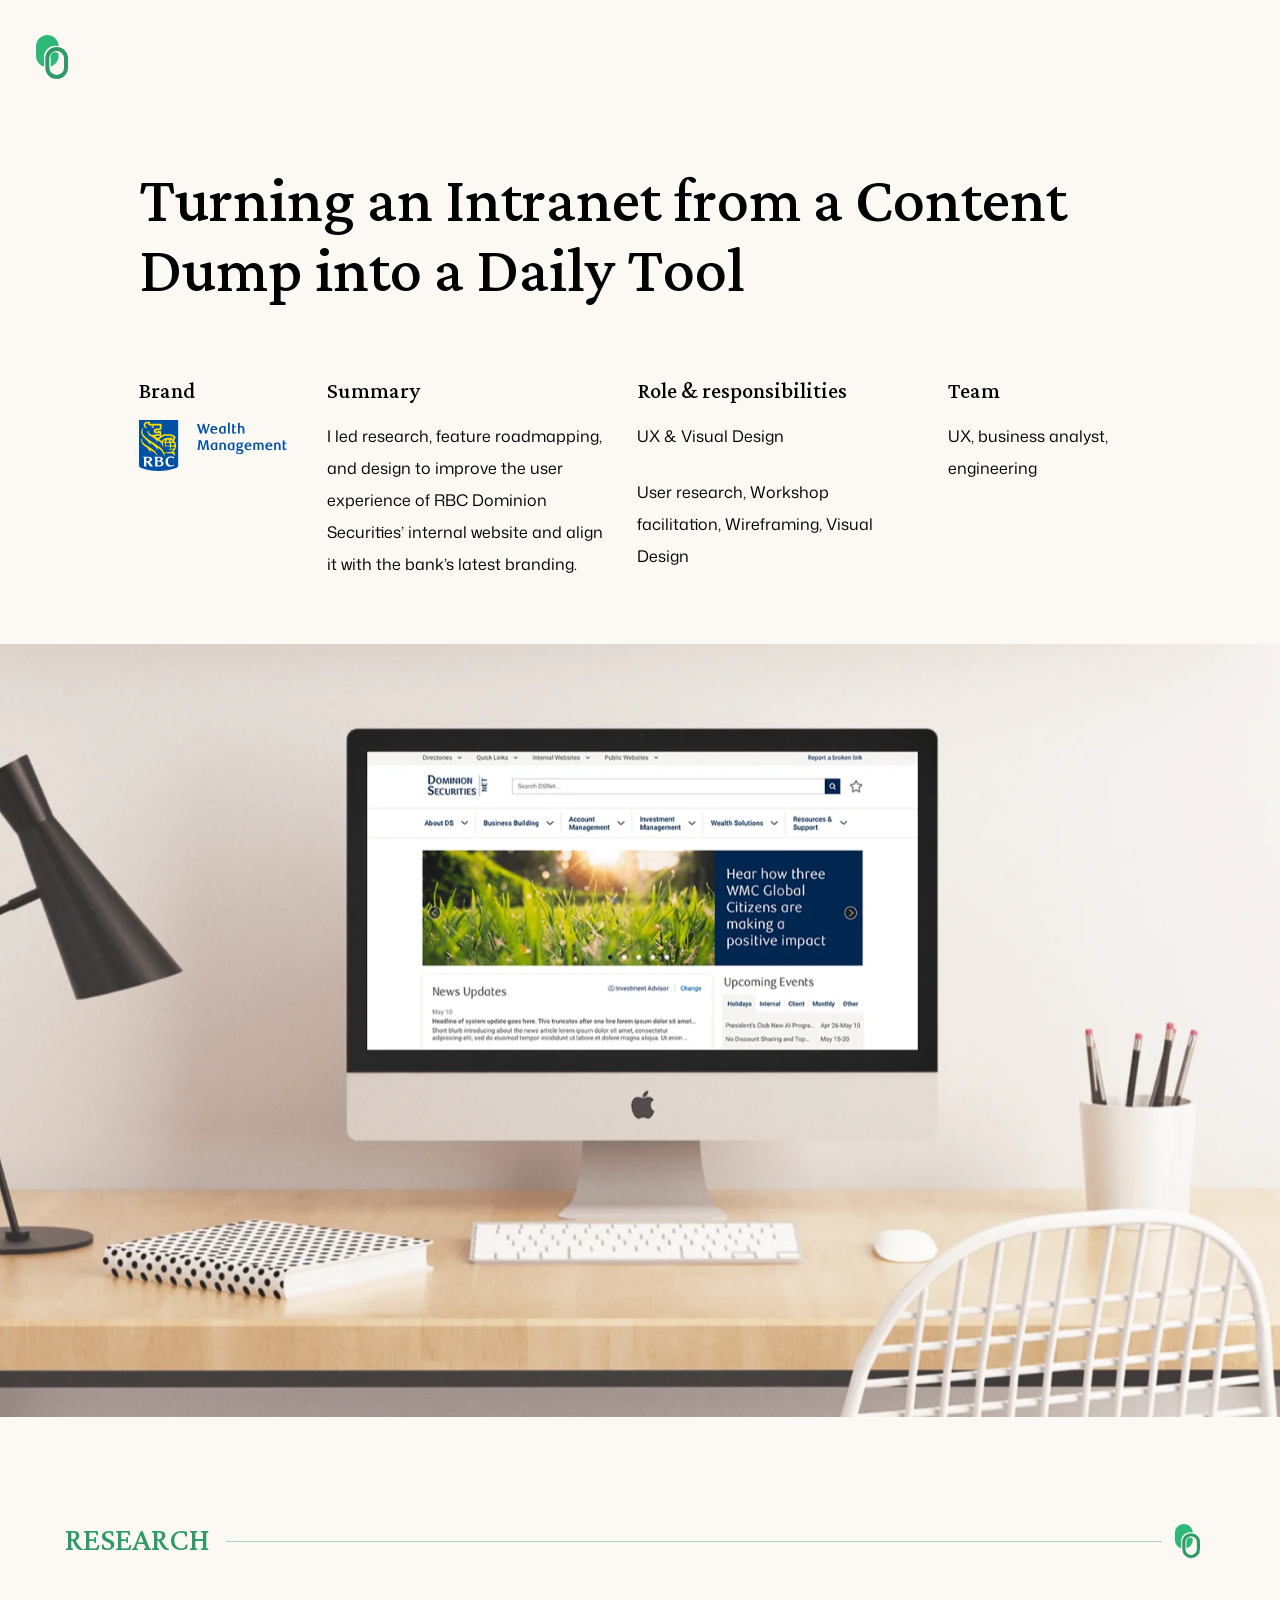
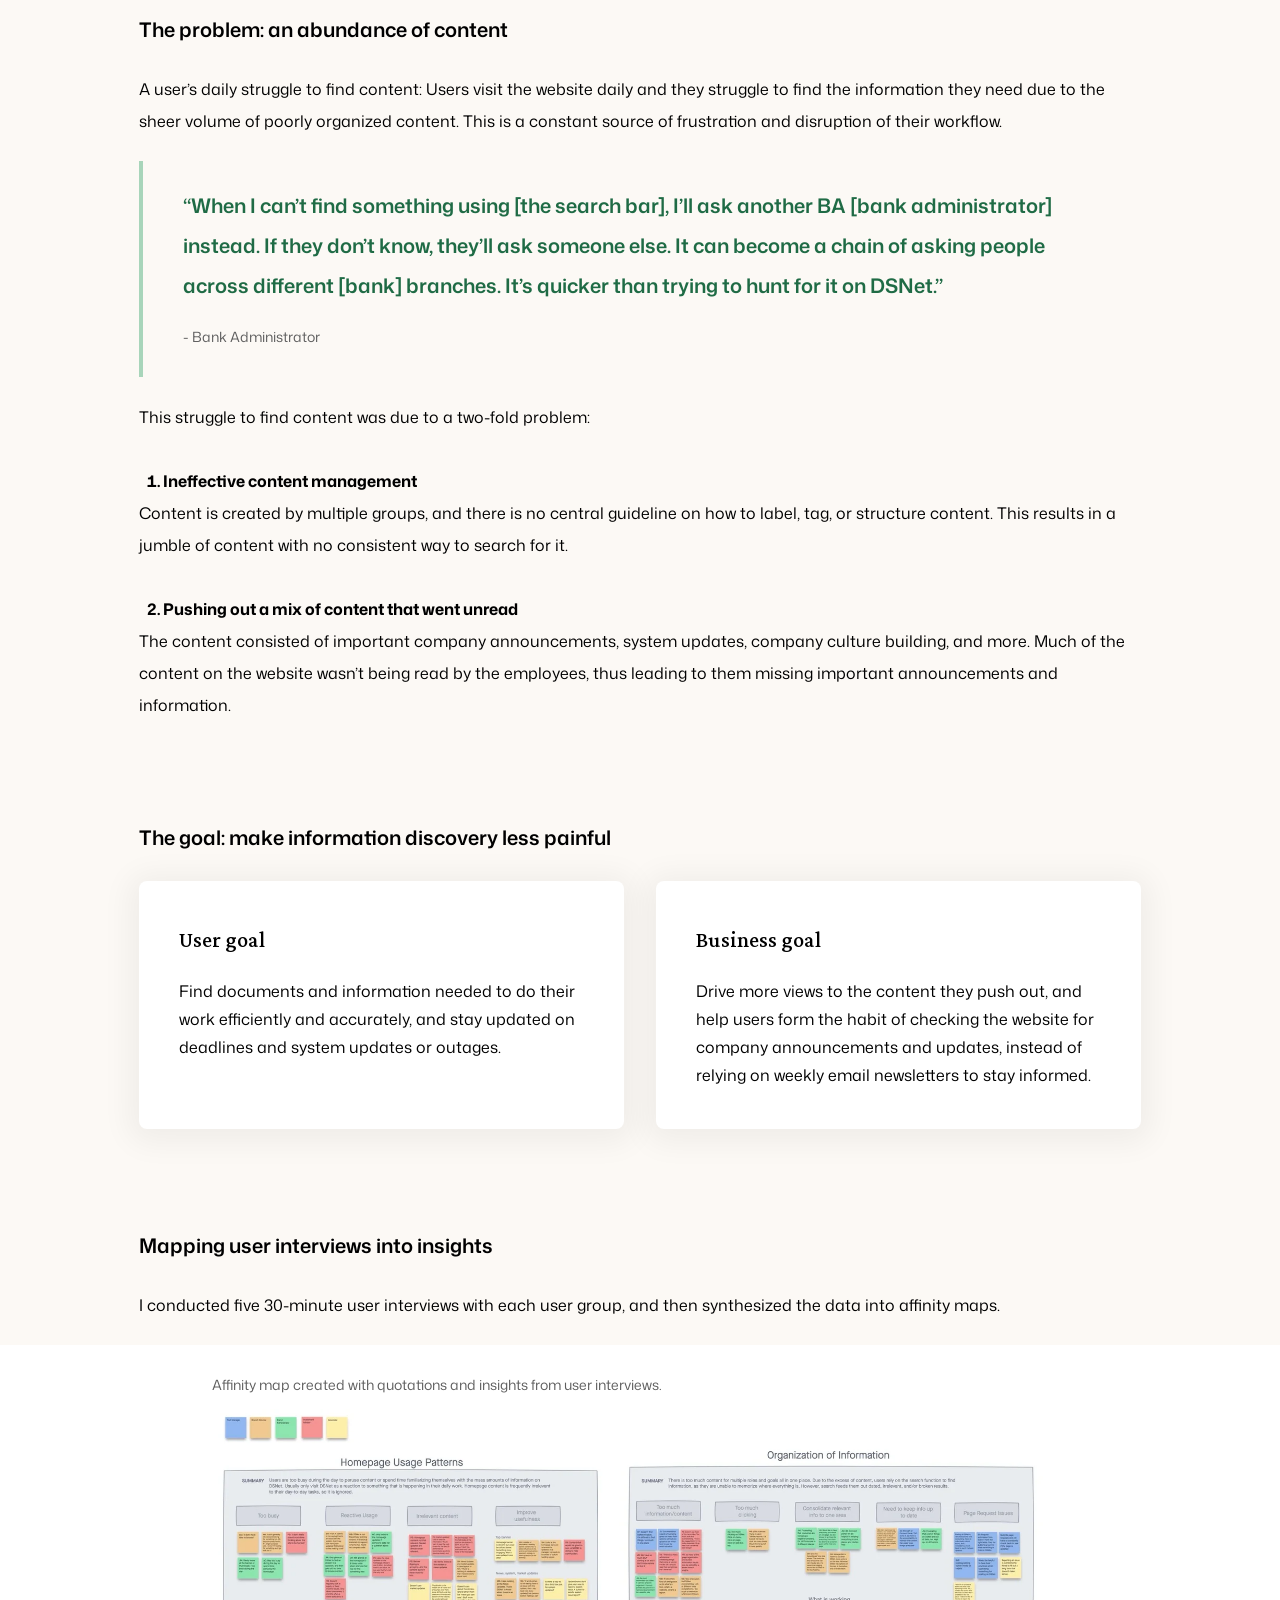
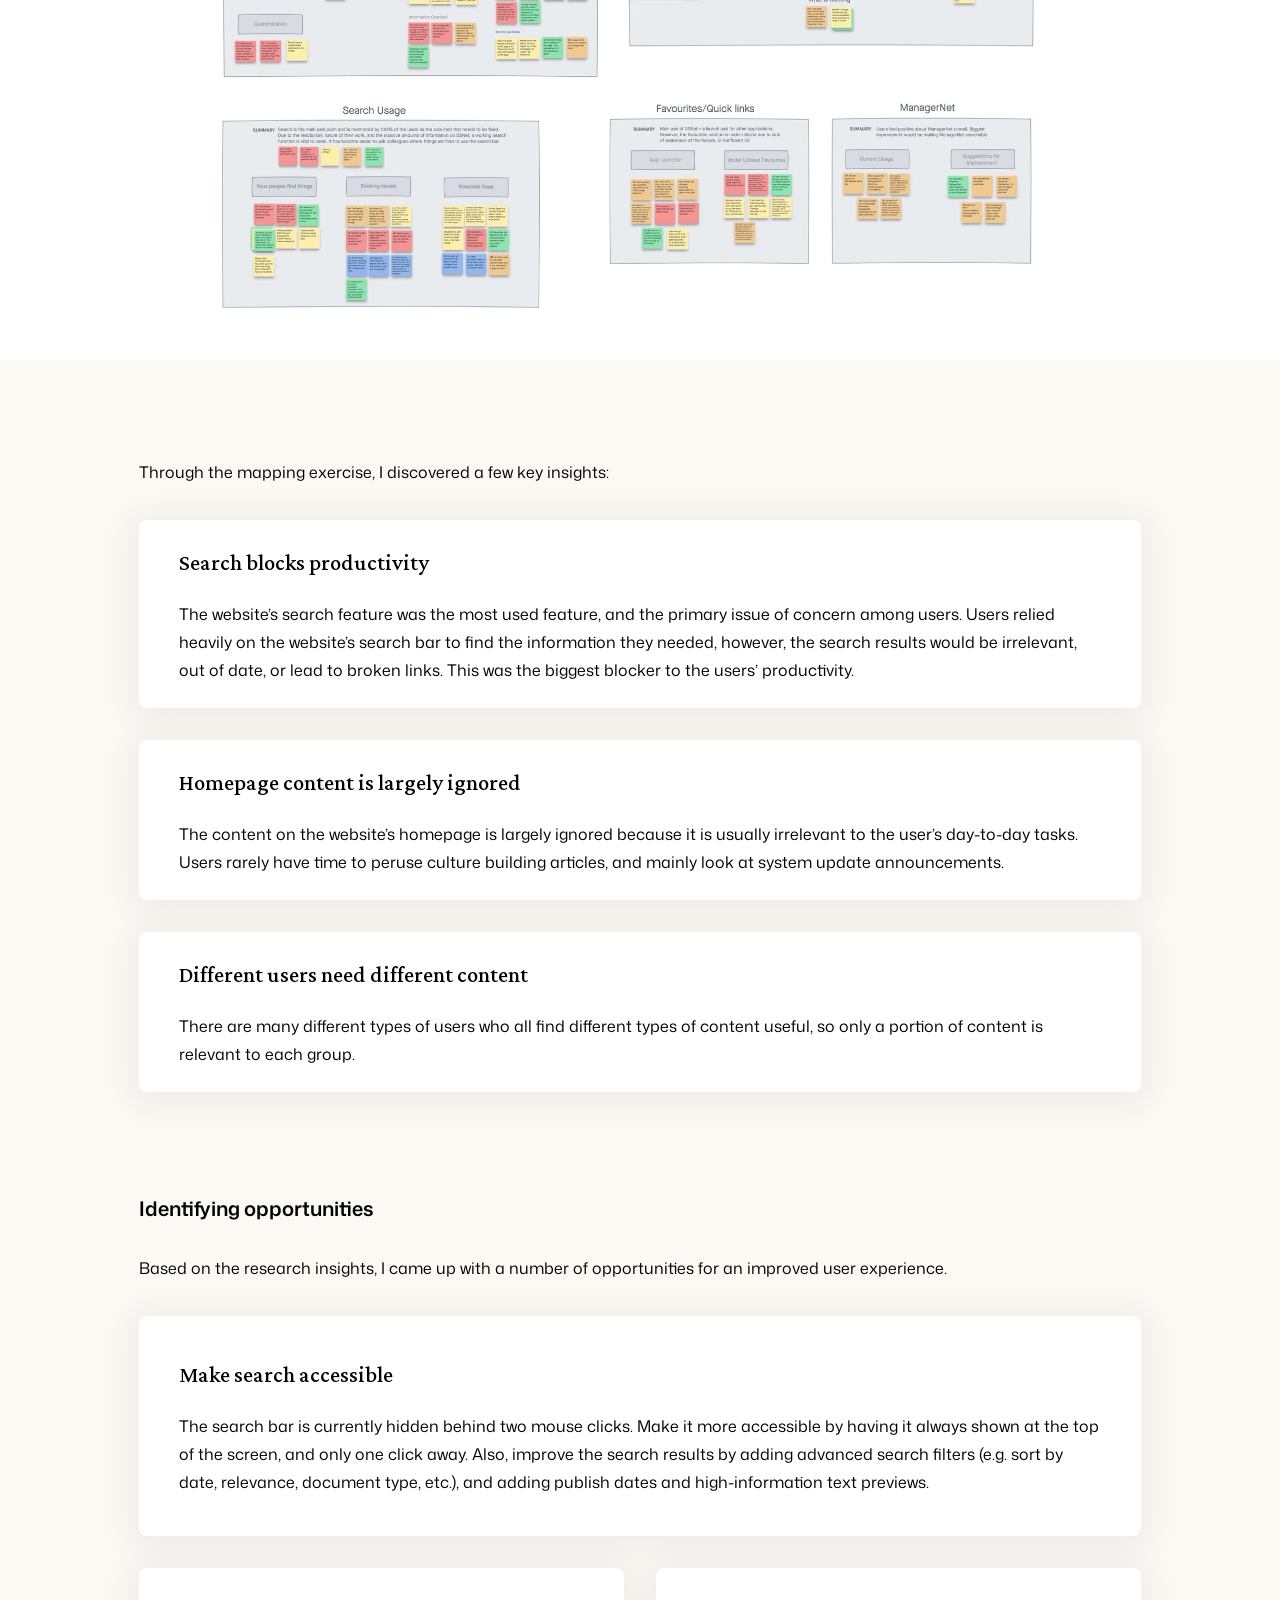
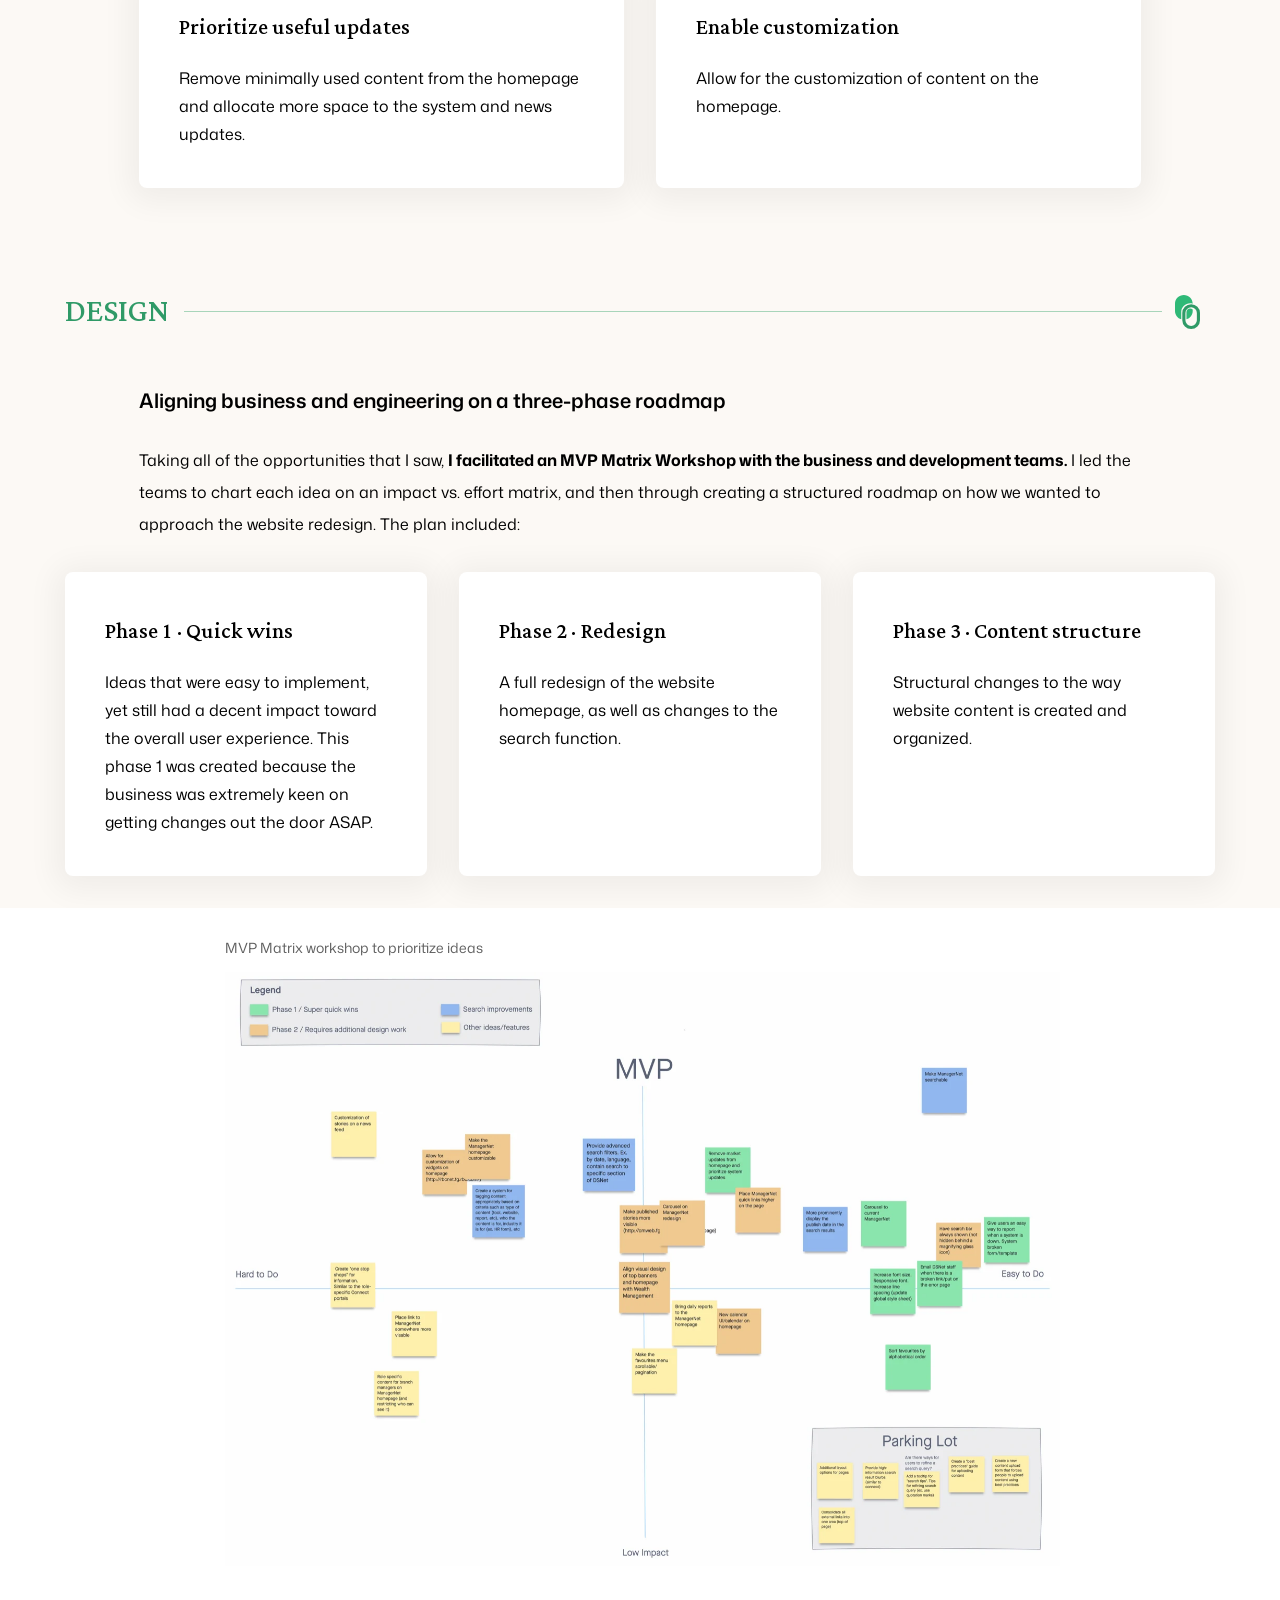
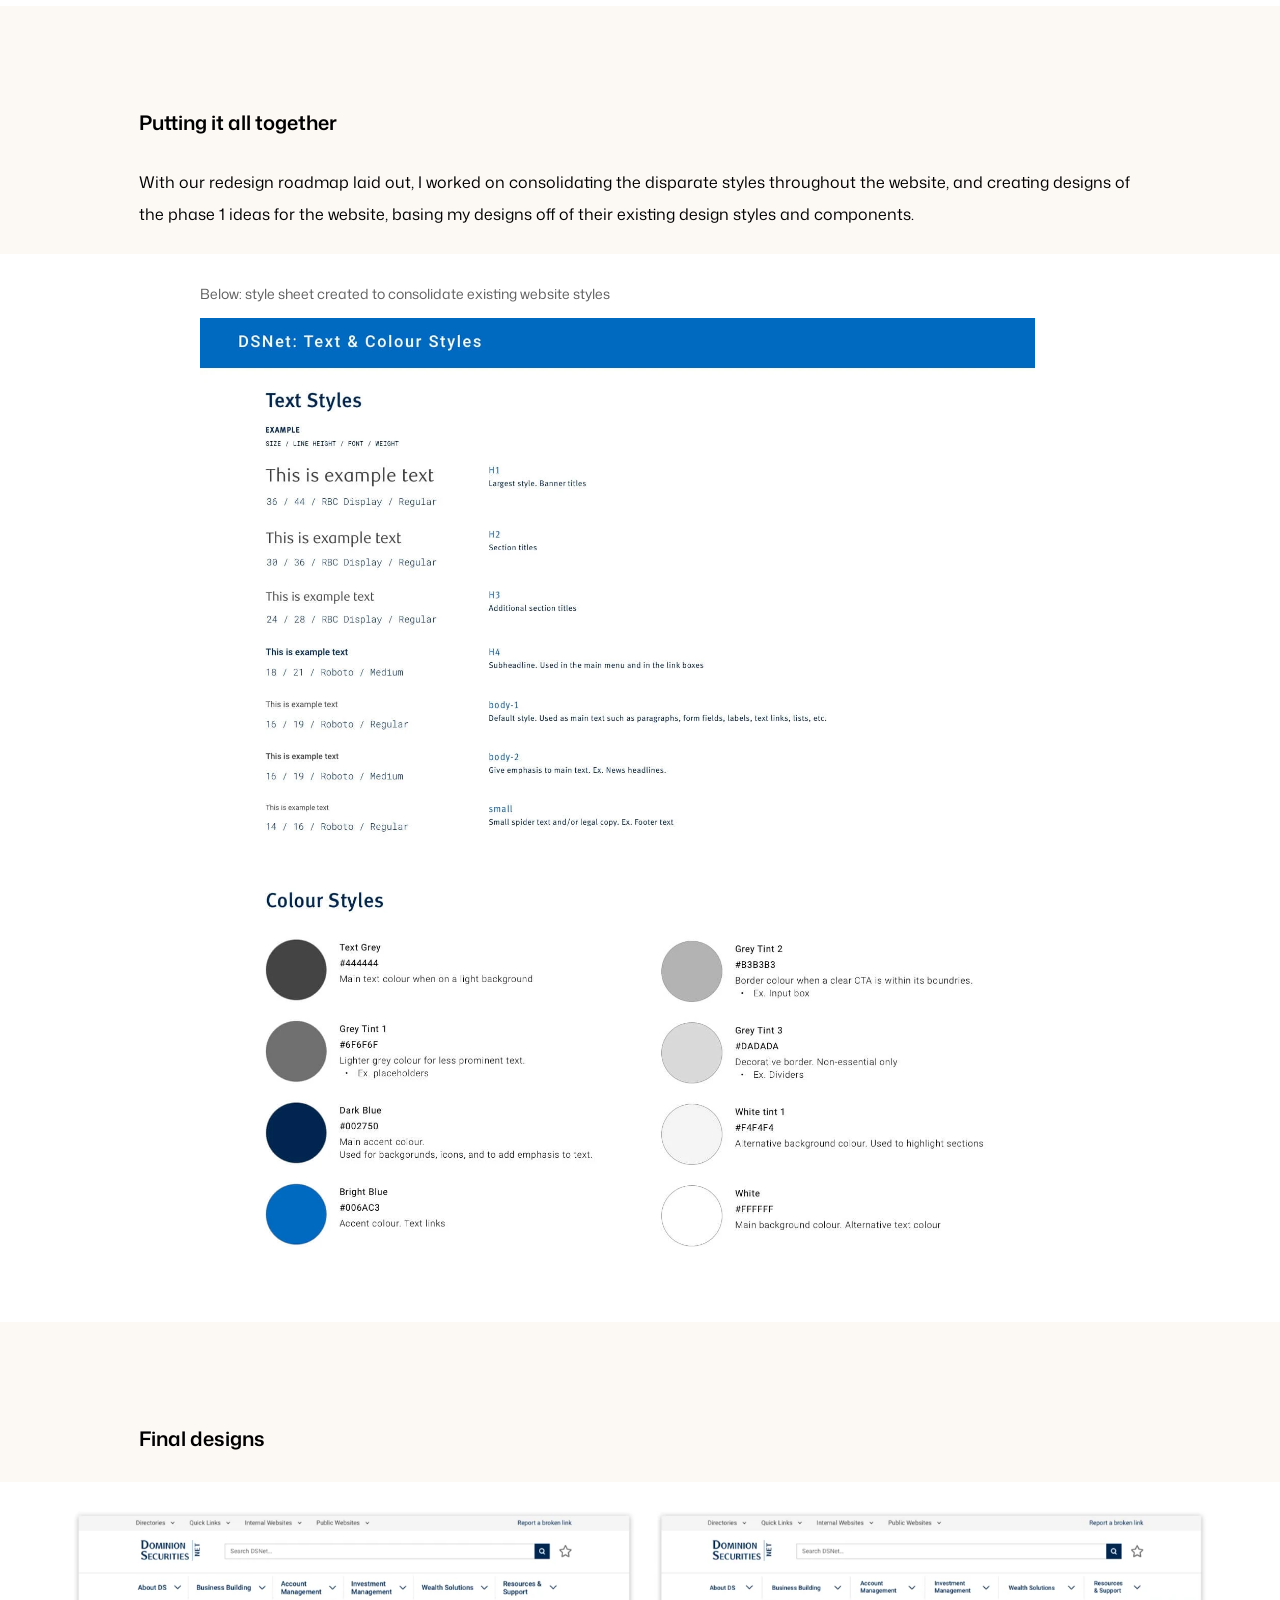
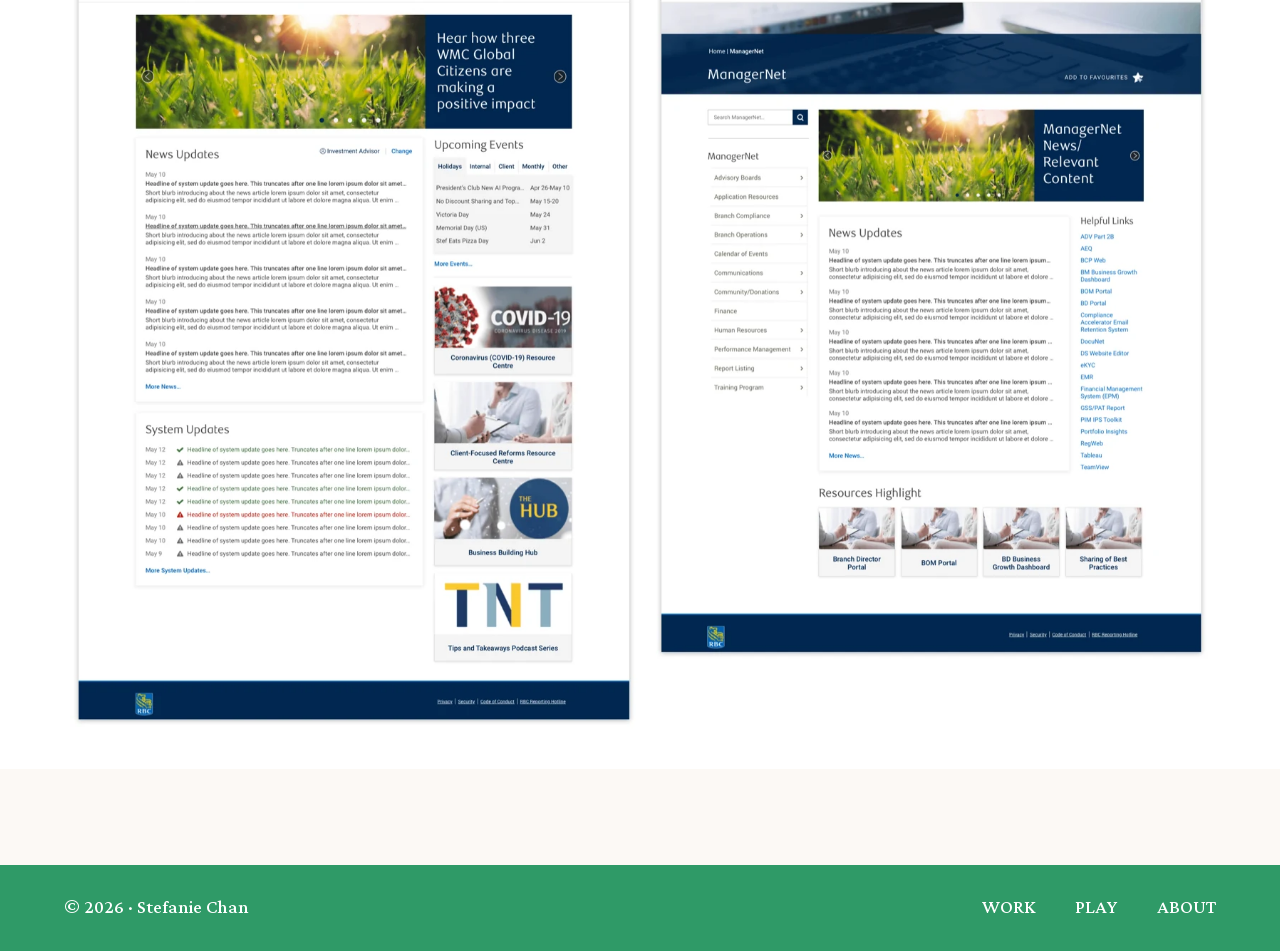
<file: case-study/rbc.html>
<!doctype html>
<html lang="en">
<head>
  <meta charset="utf-8">
  <meta name="viewport" content="width=device-width, initial-scale=1">
  <title>Stef Chan | RBC case study</title>
  <meta name="description" content="How I led research, feature roadmapping and design to turn RBC Dominion Securities’ internal website from a content dump into a daily tool: from user interviews and an MVP matrix workshop to final designs.">
  <meta name="theme-color" content="#fcf9f5">
  <link rel="icon" href="../assets/icons/logomark.svg" type="image/svg+xml">

  <!-- Fonts are self-hosted (assets/fonts). @font-face rules live in css/styles.css, which this page reuses for tokens, fonts and the footer -->
  <link rel="preload" href="../assets/fonts/lateef-latin-400-normal.woff2" as="font" type="font/woff2" crossorigin>
  <link rel="preload" href="../assets/fonts/mona-sans-latin-wght-normal.woff2" as="font" type="font/woff2" crossorigin>
  <link rel="stylesheet" href="../css/styles.css?v=28">
  <link rel="stylesheet" href="../css/case-study.css?v=20">
  <script src="../js/case-study.js?v=6" defer></script>
</head>
<body class="case-study">
  <a class="cs-logo" href="../index.html?skip-intro#work" aria-label="Stefanie Chan — back to homepage">
    <img src="../assets/icons/logomark.svg" alt="" width="32" height="44">
  </a>

  <main class="cs-main">

    <!-- ===== Hero ===== -->
    <section class="cs-hero cs-hero--banner" aria-labelledby="cs-title">
      <h1 class="cs-hero__title" id="cs-title" tabindex="-1">Turning an Intranet from a Content Dump into a Daily Tool</h1>

      <div class="cs-hero__meta">
        <div class="cs-meta cs-meta--brand">
          <h2 class="cs-meta__label">Brand</h2>
          <img src="../assets/icons/rbc/rbc-logo.svg" alt="RBC Wealth Management" width="148" height="51">
        </div>
        <div class="cs-meta cs-meta--summary">
          <h2 class="cs-meta__label">Summary</h2>
          <p class="cs-meta__text">I led research, feature roadmapping, and design to improve the user experience of RBC Dominion Securities’ internal website and align it with the bank’s latest branding.</p>
        </div>
        <div class="cs-meta cs-meta--role">
          <h2 class="cs-meta__label">Role &amp; responsibilities</h2>
          <p class="cs-meta__text">UX &amp; Visual Design</p>
          <p class="cs-meta__text cs-meta__scope">User research, Workshop facilitation, Wireframing, Visual Design</p>
        </div>
        <div class="cs-meta cs-meta--team">
          <h2 class="cs-meta__label">Team</h2>
          <p class="cs-meta__text">UX, business analyst, engineering</p>
        </div>
      </div>

      <img class="cs-hero__banner" src="../assets/images/rbc/hero.webp" alt="An iMac on a desk showing the redesigned Dominion Securities intranet homepage, with a news carousel, news updates and upcoming events" width="1600" height="948">
    </section>

    <div class="cs-phases">

      <!-- ===== Research ===== -->
      <section class="cs-phase" aria-label="Research">
        <div class="cs-divider" data-divider aria-hidden="true">
          <div class="cs-divider__inner">
            <span class="cs-divider__title">RESEARCH</span>
            <span class="cs-divider__line"></span>
            <span class="cs-divider__mark"><img src="../assets/icons/logomark.svg" alt="" width="25" height="34"></span>
          </div>
        </div>

        <div class="cs-narrative">
          <h2 class="cs-narrative__heading">The problem: an abundance of content</h2>
          <p>A user’s daily struggle to find content: Users visit the website daily and they struggle to find the information they need due to the sheer volume of poorly organized content. This is a constant source of frustration and disruption of their workflow.</p>

          <figure class="cs-quote">
            <blockquote>
              <p>“When I can’t find something using [the search bar], I’ll ask another BA [bank administrator] instead. If they don’t know, they’ll ask someone else. It can become a chain of asking people across different [bank] branches. It’s quicker than trying to hunt for it on DSNet.”</p>
            </blockquote>
            <figcaption class="cs-caption">- Bank Administrator</figcaption>
          </figure>

          <div class="cs-copy">
            <p>This struggle to find content was due to a two-fold problem:</p>
            <ol class="cs-numbered">
              <li>
                <strong>Ineffective content management</strong>
                <p>Content is created by multiple groups, and there is no central guideline on how to label, tag, or structure content. This results in a jumble of content with no consistent way to search for it.</p>
              </li>
              <li>
                <strong>Pushing out a mix of content that went unread</strong>
                <p>The content consisted of important company announcements, system updates, company culture building, and more. Much of the content on the website wasn’t being read by the employees, thus leading to them missing important announcements and information.</p>
              </li>
            </ol>
          </div>
        </div>

        <div class="cs-group">
          <div class="cs-narrative cs-narrative--heading-only">
            <h2 class="cs-narrative__heading">The goal: make information discovery less painful</h2>
          </div>
          <div class="cs-cards">
            <div class="cs-cards__row">
              <article class="cs-card">
                <h3 class="cs-card__title">User goal</h3>
                <p class="cs-card__body">Find documents and information needed to do their work efficiently and accurately, and stay updated on deadlines and system updates or outages.</p>
              </article>
              <article class="cs-card">
                <h3 class="cs-card__title">Business goal</h3>
                <p class="cs-card__body">Drive more views to the content they push out, and help users form the habit of checking the website for company announcements and updates, instead of relying on weekly email newsletters to stay informed.</p>
              </article>
            </div>
          </div>
        </div>

        <div class="cs-group">
          <div class="cs-narrative">
            <h2 class="cs-narrative__heading">Mapping user interviews into insights</h2>
            <p>I conducted five 30-minute user interviews with each user group, and then synthesized the data into affinity maps.</p>
          </div>
          <figure class="cs-band cs-band--evidence cs-band--affinity">
            <figcaption class="cs-caption">Affinity map created with quotations and insights from user interviews.</figcaption>
            <a class="cs-zoom" href="../assets/images/rbc/affinity-map.webp" data-zoom aria-haspopup="dialog"><img src="../assets/images/rbc/affinity-map.webp" alt="Affinity map of colour-coded sticky notes from the user interviews, grouped into homepage usage patterns, organization of information, search usage, favourites and quick links, and ManagerNet" width="1600" height="979"></a>
          </figure>
        </div>

        <div class="cs-group cs-group--loose">
          <div class="cs-narrative">
            <p>Through the mapping exercise, I discovered a few key insights:</p>
          </div>
          <div class="cs-cards">
            <article class="cs-card cs-card--finding">
              <h3 class="cs-card__title">Search blocks productivity</h3>
              <p class="cs-card__body">The website’s search feature was the most used feature, and the primary issue of concern among users. Users relied heavily on the website’s search bar to find the information they needed, however, the search results would be irrelevant, out of date, or lead to broken links. This was the biggest blocker to the users’ productivity.</p>
            </article>
            <article class="cs-card cs-card--finding">
              <h3 class="cs-card__title">Homepage content is largely ignored</h3>
              <p class="cs-card__body">The content on the website’s homepage is largely ignored because it is usually irrelevant to the user’s day-to-day tasks. Users rarely have time to peruse culture building articles, and mainly look at system update announcements.</p>
            </article>
            <article class="cs-card cs-card--finding">
              <h3 class="cs-card__title">Different users need different content</h3>
              <p class="cs-card__body">There are many different types of users who all find different types of content useful, so only a portion of content is relevant to each group.</p>
            </article>
          </div>
        </div>

        <div class="cs-group cs-group--loose">
          <div class="cs-narrative">
            <h2 class="cs-narrative__heading">Identifying opportunities</h2>
            <p>Based on the research insights, I came up with a number of opportunities for an improved user experience.</p>
          </div>
          <div class="cs-cards">
            <article class="cs-card">
              <h3 class="cs-card__title">Make search accessible</h3>
              <p class="cs-card__body">The search bar is currently hidden behind two mouse clicks. Make it more accessible by having it always shown at the top of the screen, and only one click away. Also, improve the search results by adding advanced search filters (e.g. sort by date, relevance, document type, etc.), and adding publish dates and high-information text previews.</p>
            </article>
            <div class="cs-cards__row">
              <article class="cs-card">
                <h3 class="cs-card__title">Prioritize useful updates</h3>
                <p class="cs-card__body">Remove minimally used content from the homepage and allocate more space to the system and news updates.</p>
              </article>
              <article class="cs-card">
                <h3 class="cs-card__title">Enable customization</h3>
                <p class="cs-card__body">Allow for the customization of content on the homepage.</p>
              </article>
            </div>
          </div>
        </div>
      </section>

      <!-- ===== Design ===== -->
      <section class="cs-phase" aria-label="Design">
        <div class="cs-divider" data-divider aria-hidden="true">
          <div class="cs-divider__inner">
            <span class="cs-divider__title">DESIGN</span>
            <span class="cs-divider__line"></span>
            <span class="cs-divider__mark"><img src="../assets/icons/logomark.svg" alt="" width="25" height="34"></span>
          </div>
        </div>

        <div class="cs-group cs-group--loose">
          <div class="cs-narrative">
            <h2 class="cs-narrative__heading">Aligning business and engineering on a three-phase roadmap</h2>
            <p>Taking all of the opportunities that I saw, <strong>I facilitated an MVP Matrix Workshop with the business and development teams.</strong> I led the teams to chart each idea on an impact vs. effort matrix, and then through creating a structured roadmap on how we wanted to approach the website redesign. The plan included:</p>
          </div>

          <div class="cs-grid cs-grid--roadmap">
            <article class="cs-card">
              <h3 class="cs-card__title">Phase 1 · Quick wins</h3>
              <p class="cs-card__body">Ideas that were easy to implement, yet still had a decent impact toward the overall user experience. This phase 1 was created because the business was extremely keen on getting changes out the door ASAP.</p>
            </article>
            <article class="cs-card">
              <h3 class="cs-card__title">Phase 2 · Redesign</h3>
              <p class="cs-card__body">A full redesign of the website homepage, as well as changes to the search function.</p>
            </article>
            <article class="cs-card">
              <h3 class="cs-card__title">Phase 3 · Content structure</h3>
              <p class="cs-card__body">Structural changes to the way website content is created and organized.</p>
            </article>
          </div>

          <figure class="cs-band cs-band--evidence cs-band--mvp">
            <figcaption class="cs-caption">MVP Matrix workshop to prioritize ideas</figcaption>
            <a class="cs-zoom" href="../assets/images/rbc/mvp-matrix.webp" data-zoom aria-haspopup="dialog"><img src="../assets/images/rbc/mvp-matrix.webp" alt="MVP matrix workshop board plotting ideas by impact against effort, with colour-coded sticky notes for Phase 1 quick wins, Phase 2 design work, search improvements and other ideas, plus a parking lot" width="1600" height="1138"></a>
          </figure>
        </div>

        <div class="cs-group">
          <div class="cs-narrative">
            <h2 class="cs-narrative__heading">Putting it all together</h2>
            <p>With our redesign roadmap laid out, I worked on consolidating the disparate styles throughout the website, and creating designs of the phase 1 ideas for the website, basing my designs off of their existing design styles and components.</p>
          </div>
          <figure class="cs-band cs-band--evidence cs-band--styles">
            <figcaption class="cs-caption">Below: style sheet created to consolidate existing website styles</figcaption>
            <a class="cs-zoom" href="../assets/images/rbc/style-sheet.webp" data-zoom aria-haspopup="dialog"><img src="../assets/images/rbc/style-sheet.webp" alt="DSNet text and colour styles sheet listing the heading and body type styles and the colour palette of greys, dark blue, bright blue and white" width="1640" height="1893"></a>
          </figure>
        </div>

        <div class="cs-group">
          <div class="cs-narrative cs-narrative--heading-only">
            <h2 class="cs-narrative__heading">Final designs</h2>
          </div>
          <figure class="cs-band cs-band--evidence cs-band--final">
            <a class="cs-zoom" href="../assets/images/rbc/final-designs.webp" data-zoom aria-haspopup="dialog"><img src="../assets/images/rbc/final-designs.webp" alt="The final designs: the redesigned homepage with a carousel, news updates, system updates and upcoming events beside the ManagerNet page with side navigation, news, helpful links and resource highlights" width="1600" height="1155"></a>
          </figure>
        </div>
      </section>

    </div>
  </main>

  <button class="cs-top" id="cs-top" type="button" aria-label="Back to top" hidden>
    <svg viewBox="0 0 24 24" width="24" height="24" fill="none" stroke="currentColor" stroke-width="2.5" stroke-linecap="round" stroke-linejoin="round" aria-hidden="true"><path d="m6 15 6-6 6 6"/></svg>
  </button>

  <footer class="footer">
    <p class="footer__copy">© 2026 · Stefanie Chan</p>
    <nav class="footer__nav" aria-label="Back to the homepage">
      <a href="../index.html?skip-intro&to=content#work">Work</a>
      <a href="../index.html?skip-intro&to=content#play">Play</a>
      <a href="../index.html?skip-intro&to=content#about">About</a>
    </nav>
  </footer>
</body>
</html>
</file>
<file: css/styles.css>
/* ==========================================================================
   Fonts — self-hosted, Latin subset (woff2). Both families are SIL OFL 1.1.
   Lateef: https://github.com/silnrsi/font-lateef   Mona Sans: https://github.com/github/mona-sans
   Files come from the Fontsource packages (@fontsource/lateef, @fontsource-variable/mona-sans).
   ========================================================================== */

@font-face {
  font-family: "Lateef";
  font-style: normal; font-weight: 300; font-display: swap;
  src: url("../assets/fonts/lateef-latin-300-normal.woff2") format("woff2");
}
@font-face {
  font-family: "Lateef";
  font-style: normal; font-weight: 400; font-display: swap;
  src: url("../assets/fonts/lateef-latin-400-normal.woff2") format("woff2");
}
@font-face {
  font-family: "Mona Sans";
  font-style: normal; font-weight: 200 900; font-display: swap; /* variable weight */
  src: url("../assets/fonts/mona-sans-latin-wght-normal.woff2") format("woff2");
}

/* ==========================================================================
   Stefanie Chan — portfolio homepage
   Tokens come from the Figma "Visual ID Guidelines".
   Desktop baseline = 1280px. --u scales desktop measurements between
   900px and 1280px; below 900px the mobile layout takes over.
   ========================================================================== */

:root {
  --vh: 100vh;
  /* When the hero statement + contact lines (and the scroll arrow) start appearing, counted from the end of the hold (when the three words start fading out) */
  --statement-delay: 1.4s;
  /* Colour */
  --bg: #fcfff7;
  --primary: #2f9a67;
  --text-primary: #0d0d0d;
  --text-secondary: #1f6b45; /* philosophy headings */
  --heading: #444444;
  --nav-inactive: rgba(67, 67, 67, 0.5);
  --border-default: #a8d5ba;
  --tint-work: rgba(47, 154, 103, 0.15);
  --tint-philosophy: rgba(226, 240, 232, 0.4);
  --word-1: #087541;
  --word-2: #2f9a67;
  --word-3: #2fb977;
  --word-faint-opacity: 0.03;

  /* Effects */
  --shadow-tile: 0 4px 30px 10px rgba(0, 0, 0, 0.05);
  --shadow-tile-hover: 0 8px 36px 12px rgba(0, 0, 0, 0.09);

  /* Type */
  --font-display: "Lateef", Georgia, serif;
  --font-body: "Mona Sans", system-ui, sans-serif;

  /* Motion (hover/transition values are proposals — see notes) */
  --ease-out: cubic-bezier(0.22, 0.61, 0.36, 1);

  /* Desktop scale factor: 1px at >=1280px viewport */
  --u: calc(min(100vw, 1280px) / 1280);
}

*, *::before, *::after { box-sizing: border-box; }

html { -webkit-text-size-adjust: 100%; }

body {
  margin: 0;
  background: var(--bg);
  color: var(--text-primary);
  font-family: var(--font-body);
  font-size: 16px;
  line-height: 32px;
  -webkit-font-smoothing: antialiased;
  min-height: 100vh;
  display: flex; flex-direction: column;
}
.page { flex: 1 0 auto; width: 100%; }
.footer { flex-shrink: 0; }

h1, h2, h3, p, ul { margin: 0; padding: 0; }
ul { list-style: none; }
img { display: block; max-width: none; }
a { color: inherit; text-decoration: none; }
[hidden] { display: none !important; }

:focus-visible {
  outline: 2px solid var(--primary);
  outline-offset: 4px;
  border-radius: 4px;
}

.skip-link {
  position: absolute; left: 16px; top: -64px; z-index: 10;
  background: var(--primary); color: #fff; padding: 8px 16px; border-radius: 8px;
  transition: top 0.2s var(--ease-out);
}
.skip-link:focus { top: 16px; }

.page { position: relative; max-width: 1280px; margin: 0 auto; }

@supports (height: 100svh) { :root { --vh: 100svh; } }

/* ==========================================================================
   Hero (desktop)
   ========================================================================== */

/* The part above the divider fills the viewport, so on landing only the
   opening is visible; the nav + content start 122px (design) below the divider. */
.hero {
  --above: max(calc(var(--u) * 527), var(--vh));
  position: relative;
  height: calc(var(--above) + var(--u) * 122);
}
/* The 527px design composition, centred in whatever space the viewport gives */
.hero__canvas {
  position: absolute;
  left: 0; right: 0;
  top: calc((var(--above) - var(--u) * 527) / 2);
  height: calc(var(--u) * 527);
}

.hero__logo {
  position: absolute;
  left: calc(var(--u) * 36);
  top: calc(var(--u) * 34.5);
  width: calc(var(--u) * 32);
  height: calc(var(--u) * 44);
  transition: transform 0.25s var(--ease-out);
}
.hero__logo img { width: 100%; height: 100%; }
.hero__logo:hover { transform: scale(1.08) rotate(-4deg); }

/* Decorative role words */
.hero__words { position: absolute; left: 0; top: 0; pointer-events: none; }
.hero__word {
  position: absolute;
  font-family: var(--font-display);
  font-weight: 400;
  font-size: calc(var(--u) * 150);
  line-height: calc(var(--u) * 120);
  white-space: nowrap;
}
.hero__word .punct { font-size: calc(var(--u) * 110); }
.hero__word--1 { left: calc(var(--u) * -51); top: calc(var(--u) * -50); color: var(--word-1); }
.hero__word--2 { left: calc(var(--u) * -7); top: calc(var(--u) * 43); color: var(--word-2); }
.hero__word--3 { left: calc(var(--u) * 54); top: calc(var(--u) * 135); color: var(--word-3); }

/* Greeting block */
.hero__intro {
  position: absolute;
  left: calc(var(--u) * 166);
  top: calc(var(--u) * 158);
  width: calc(var(--u) * 865);
  height: calc(var(--u) * 280);
}
.hero__greeting {
  font-family: var(--font-display);
  font-weight: 400;
  font-size: calc(var(--u) * 150);
  line-height: calc(var(--u) * 120);
  color: var(--primary);
  white-space: nowrap;
}
.hero__statement {
  position: absolute;
  left: calc(var(--u) * 79);
  top: calc(var(--u) * 140);
  width: calc(var(--u) * 729);
  font-family: var(--font-display);
  font-weight: 300;
  font-size: calc(var(--u) * 40);
  line-height: calc(var(--u) * 40);
  color: var(--text-primary);
}

/* Contact icons (SVG: Lucide "mail" — ISC; Font Awesome "linkedin-in" — CC BY 4.0) */
.contact {
  position: absolute;
  left: calc(var(--u) * 79);
  top: calc(var(--u) * 239);
  display: flex;
  gap: calc(var(--u) * 0); /* space between the two icon boxes; each box also has built-in padding around its icon */
}
.contact__link {
  display: grid; place-items: center;
  width: calc(var(--u) * 48); height: calc(var(--u) * 41);
  border-radius: 8px;
  transition: background-color 0.2s var(--ease-out), transform 0.2s var(--ease-out);
}
.contact__link img { width: auto; height: calc(var(--u) * 25); } /* LinkedIn: its square fills its whole box, so it is smaller than the mail box to look the same height */
.contact__link:first-child img { height: calc(var(--u) * 34); }
.contact__link:hover { background-color: rgba(47, 154, 103, 0.12); transform: translateY(-2px); }
button.contact__link { appearance: none; border: 0; padding: 0; margin: 0; background: transparent; color: inherit; font: inherit; cursor: pointer; }
button.contact__link:hover { background-color: rgba(47, 154, 103, 0.12); }

/* Email line revealed by the mail icon (text is inserted by js/main.js) */
.contact-line {
  position: absolute;
  left: calc(var(--u) * 79);
  top: calc(var(--u) * 288);
  display: none;
  font-size: 16px; line-height: 32px;
  color: var(--text-primary);
}
.contact-line.is-open { display: block; animation: line-in 0.4s var(--ease-out) both; }
.contact-line__address {
  font-weight: 500;
  text-decoration: underline; text-decoration-color: var(--border-default); text-underline-offset: 4px;
  transition: color 0.2s var(--ease-out), text-decoration-color 0.2s var(--ease-out);
}
.contact-line__address:hover { color: var(--primary); text-decoration-color: var(--primary); }
.contact-line__copy {
  appearance: none; margin-left: 12px; padding: 0 12px;
  font: inherit; font-size: 13px; font-weight: 500; line-height: 24px; vertical-align: 1px;
  color: var(--text-secondary); background: transparent;
  border: 1px solid var(--border-default); border-radius: 999px; cursor: pointer;
  transition: background-color 0.2s var(--ease-out), border-color 0.2s var(--ease-out);
}
.contact-line__copy:hover { background: var(--tint-philosophy); border-color: var(--primary); }
@keyframes line-in { from { opacity: 0; transform: translateY(-6px); } to { opacity: 1; transform: translateY(0); } }

.hero__divider {
  position: absolute;
  left: calc(var(--u) * 71);
  top: calc(var(--above) - 1px);
  width: calc(var(--u) * 1148);
  height: 1px;
  transform: rotate(-0.1deg);
}

/* ==========================================================================
   Stage: nav rail + content
   ========================================================================== */

.stage {
  display: grid;
  grid-template-columns: calc(var(--u) * 191) minmax(0, 1fr);
  column-gap: calc(var(--u) * 122);
  padding: 0 calc(var(--u) * 90) calc(var(--u) * 120) calc(var(--u) * 71);
  min-height: calc(var(--u) * 553 + var(--u) * 120);
  align-items: start;
}

.nav {
  display: flex; flex-direction: column;
  gap: calc(var(--u) * 35);
  font-family: var(--font-display);
  font-weight: 300;
  font-size: calc(var(--u) * 80);
  line-height: calc(var(--u) * 40);
  text-transform: uppercase;
  /* Follows the user once scrolled past its starting position, and settles back
     at that position when scrolling up. 48px is the gap kept from the top of the window. */
  position: sticky;
  top: 48px;
  align-self: start;
}
.nav__link {
  display: block;
  color: var(--nav-inactive);
  transition: color 0.25s var(--ease-out), transform 0.25s var(--ease-out);
}
.nav__link:hover { color: rgba(47, 154, 103, 0.75); transform: translateX(4px); }
.nav__link[aria-current="page"] { color: var(--primary); }
.nav__link[aria-current="page"]:hover { transform: none; }

/* ==========================================================================
   Work + Play tiles
   ========================================================================== */

.tiles {
  display: grid;
  grid-template-columns: 1fr 1fr;
  column-gap: 16px;
  align-items: start;
}
.tile--offset { margin-top: 40px; }

.tile__link { display: flex; flex-direction: column; gap: 16px; }

.tile__media {
  position: relative;
  aspect-ratio: 395 / 353;
  border-radius: 32px;
  overflow: hidden;
  box-shadow: var(--shadow-tile);
  transition: box-shadow 0.3s var(--ease-out), transform 0.3s var(--ease-out);
  /* keeps the rounded clip + shadow crisp while the image scales on hover */
  isolation: isolate;
}
.tile__media--tint  { background: var(--tint-work); }
.tile__media--white { background: #fff; }

.media { position: absolute; object-fit: cover; transition: transform 0.5s var(--ease-out); }
/* positions are percentages of the 395 × 353 panel (from Figma) */
.media--koin        { left: 19.49%; top: 6.80%;  width: 61.27%;  height: 132.01%; }
.media--rbc-back    { left: 35.46%; top: 31.47%; width: 56.95%;  height: 92.61%; box-shadow: 0 4px 16px 4px rgba(0, 0, 0, 0.08); }
.media--rbc-front   { left: 7.59%;  top: 24.36%; width: 55.62%;  height: 84.47%; box-shadow: 0 4px 16px 4px rgba(0, 0, 0, 0.08); }
.media--sketches    { left: 0;      top: -21.53%; width: 102.03%; height: 150.71%; }
.media--cover       { inset: 0; width: 100%; height: 100%; }

.tile__link:hover .tile__media { transform: translateY(-4px); box-shadow: var(--shadow-tile-hover); }
.tile__link:hover .media { transform: scale(1.02); }

.tile__copy { color: #000; }
.tile__eyebrow { font-family: var(--font-display); font-size: 24px; line-height: 40px; }
.tile__title   { font-family: var(--font-display); font-weight: 400; font-size: 40px; line-height: 40px; }
.tile__desc    { font-size: 16px; line-height: 32px; color: var(--text-primary); }

/* ==========================================================================
   About
   ========================================================================== */

.panel--about { display: flex; flex-direction: column; gap: 117px; }

.section-heading {
  font-family: var(--font-display);
  font-weight: 300;
  font-size: 80px;
  line-height: 40px;
  color: var(--heading);
}

.about-bio__grid {
  display: grid;
  grid-template-columns: minmax(0, 1fr) 244px;
  column-gap: 32px;
  margin-top: 32px;
  align-items: start;
}
.about-bio__text { display: flex; flex-direction: column; gap: 40px; max-width: 582px; }
.portrait {
  width: 244px; height: 351px; margin-top: 8px;
  border-radius: 171px; overflow: hidden;
  box-shadow: var(--shadow-tile);
}
.portrait img {
  width: 107.38%; height: 107.72%;
  margin-left: -3.38%; margin-top: -3.96%;
  object-fit: cover;
}

.about-philosophies__intro { margin-top: 35px; }
.cards {
  display: grid;
  grid-template-columns: repeat(3, minmax(0, 1fr));
  column-gap: 17px;
  margin-top: 37px;
}
.card {
  min-height: 366px;
  padding: 20px 16px 16px 20px;
  border-radius: 16px;
  background: var(--tint-philosophy);
  display: flex; flex-direction: column;
}
.card__title { font-family: var(--font-display); font-weight: 400; font-size: 28px; line-height: 40px; color: var(--text-secondary); }
.card__strap { font-weight: 500; }
.card__body  { margin-top: 16px; }

/* ==========================================================================
   Footer
   ========================================================================== */

.footer {
  background: var(--primary);
  height: 86px;
  display: flex; align-items: center;
  padding-left: max(calc(var(--u) * 71), calc((100vw - 1280px) / 2 + 71px));
}
.footer__copy { font-family: var(--font-display); font-size: 24px; line-height: 16px; color: #fff; }

/* ==========================================================================
   Motion
   ========================================================================== */

@keyframes fade-in { from { opacity: 0; } to { opacity: 1; } }
/* Slide distance for the three hero words: the -10px below */
@keyframes slide-in-left { from { translate: -10px 0; } to { translate: 0 0; } }
@keyframes fade-to-faint { from { opacity: 1; } to { opacity: var(--word-faint-opacity); } }
@keyframes rise-in {
  from { opacity: 0; transform: translateY(32px); }
  to   { opacity: 1; transform: translateY(0); }
}

/* Opening sequence — only when JS is available.
   Timeline (seconds from page load); js/main.js has the matching OPENING_HOLD:
     0.2 / 1.0 / 2.0   words 1, 2, 3 start fading in (1.0s fade) and sliding in from the left (1.2s slide)
     3.0               word 3 fully visible
     3.4               hold ends (OPENING_HOLD): the three words fade out over 1s, which starts "settled"
     +0.6 (4.0)        "Hey, I'm Stef!" starts rising in (1.5s)
     +1.4 (4.8)        statement + contact start rising in, and the scroll arrow appears (--statement-delay)
     +2.8 (6.2)        tiles / About sections fade up (set in js/main.js) */
.js .hero__word { opacity: 0; }
/* Each word runs two animations: [1] a fade, [2] a small slide in from the left.
   --d is the word's start delay. The slide keeps running (uninterrupted) if the
   opening settles while it is still moving, because only the fade entry changes name. */
.js .hero__word--1 { --d: 0.2s; }
.js .hero__word--2 { --d: 1.0s; }
.js .hero__word--3 { --d: 2.0s; }
.js .hero__word { animation-fill-mode: forwards, forwards; }

.js .hero[data-phase="opening"] .hero__word {
  animation-name: fade-in, slide-in-left;
  animation-duration: 1.0s, 1.2s;              /* [fade-in time, slide time] */
  animation-timing-function: ease-in-out, ease-out;
  animation-delay: var(--d), var(--d);
}

/* Fade-OUT of the three lines to ~3% — starts when the hold ends.
   [fade-out time, slide time]: keep the slide time equal to the opening one above,
   so a slide that is still moving at this point is not retimed. */
.js .hero[data-phase="settled"] .hero__word {
  animation-name: fade-to-faint, slide-in-left;
  animation-duration: 1s, 1.2s;
  animation-timing-function: ease-in-out, ease-out;
  animation-delay: 0s, var(--d);
}

.js .hero__greeting, .js .hero__statement, .js .contact { opacity: 0; }
.js .hero[data-phase="settled"] .hero__greeting,
.js .hero[data-phase="settled"] .hero__statement,
.js .hero[data-phase="settled"] .contact { animation: rise-in 1.5s var(--ease-out) forwards; }
.js .hero[data-phase="settled"] .hero__greeting  { animation-delay: 0.6s; }   /* after the fade-out starts */
.js .hero[data-phase="settled"] .hero__statement { animation-delay: var(--statement-delay); }
.js .hero[data-phase="settled"] .contact         { animation-delay: var(--statement-delay); }
/* "remains until refresh": settled state needs no further rules */

/* Tiles + sections: fade in upward, progressively */
.js .panel [data-reveal] { opacity: 0; }
.js .panel.is-revealed [data-reveal] { animation: rise-in 0.7s var(--ease-out) forwards; }
.js .panel.is-revealed [data-reveal]:nth-child(2) { animation-delay: 0.15s; }

/* Skipped opening (?skip-intro, or arriving from another page of the site): only the OPENING HERO is already in
   its final state, with no animation. The Work / Play / About tiles and sections still fade up as normal
   (.panel [data-reveal] above), for new and returning visitors alike. */
.skip-intro .hero__word { opacity: var(--word-faint-opacity) !important; animation: none !important; translate: none !important; }
.skip-intro .hero__greeting, .skip-intro .hero__statement, .skip-intro .contact { opacity: 1 !important; animation: none !important; transform: none !important; }

@media (prefers-reduced-motion: reduce) {
  *, *::before, *::after { animation: none !important; transition: none !important; }
  .js .hero__word { opacity: var(--word-faint-opacity); }
  .js .hero__greeting, .js .hero__statement, .js .contact,
  .js .panel [data-reveal] { opacity: 1; }
}

/* ==========================================================================
   Scroll hint — floating arrow shown while more content sits below the fold
   (styling and hover bounce are proposals)
   ========================================================================== */

.scroll-hint {
  position: fixed;
  left: 50%; bottom: 24px;
  z-index: 5;
  width: 32px; height: 32px;
  margin-left: -16px;
  display: grid; place-items: center;
  border: 0; border-radius: 50%;
  background: var(--primary); color: #fff;
  box-shadow: 0 4px 16px rgba(0, 0, 0, 0.18);
  cursor: pointer;
  opacity: 0; visibility: hidden; transform: translateY(12px);
  transition: opacity 0.3s var(--ease-out), transform 0.3s var(--ease-out), visibility 0s 0.3s, background-color 0.2s;
}
.scroll-hint.is-visible {
  opacity: 1; visibility: visible; transform: translateY(0);
  transition: opacity 0.3s var(--ease-out), transform 0.3s var(--ease-out), visibility 0s, background-color 0.2s;
}
.scroll-hint svg { width: 16px; height: 16px; }
.scroll-hint:hover { background: var(--word-1); }
.scroll-hint:hover svg { animation: hint-bounce 0.9s ease-in-out infinite; }
.scroll-hint:focus-visible { outline-offset: 4px; border-radius: 50%; }

@keyframes hint-bounce {
  0%, 100% { transform: translateY(-2px); }
  50%      { transform: translateY(5px); }
}

@media (prefers-reduced-motion: reduce) {
  .scroll-hint:hover svg { animation: none; }
}

/* ==========================================================================
   Mobile (<900px) — About is from Figma (390px); Work / Play adapted
   ========================================================================== */

@media (max-width: 899px) {
  .page { max-width: none; }

  .hero {
    height: auto; min-height: var(--vh);
    display: flex; flex-direction: column; gap: 32px;
    padding: 28px 24px 0;
    overflow: hidden; /* the decorative words may run past the screen edge */
  }
  .hero__logo { position: static; width: 32px; height: 44px; }
  .hero__logo img { width: 32px; height: 44px; }

  .hero__canvas {
    position: static; height: auto; flex: 1;
    display: flex; flex-direction: column; justify-content: center;
  }
  .hero__words { left: -5px; top: -5px; width: 347px; }
  body { overflow-x: clip; }
  .hero__word {
    position: static; display: block; left: auto; top: auto;
    font-size: 70px; line-height: 50px;
  }
  .hero__word .punct { font-size: 70px; }

  .hero__intro {
    position: relative; left: auto; top: auto; width: auto; height: auto;
    display: flex; flex-direction: column; gap: 16px; padding-top: 16px;
  }
  .hero__greeting { font-size: 68px; line-height: 64px; white-space: normal; }
  .hero__statement { position: static; width: auto; font-size: 30px; line-height: 32px; }
  .contact { position: relative; left: auto; top: auto; gap: 0; margin-left: -8px; }
  .contact__link { width: 40px; height: 36px; }
  .contact-line { position: static; }
  .contact__link img { height: 20px; }
  .contact__link:first-child img { height: 28px; }

  .hero__divider { position: static; width: 100%; height: 1px; transform: none; }

  .stage {
    display: block; padding: 16px 0 0; min-height: 0;
  }
  .nav {
    flex-direction: row; justify-content: space-between; align-items: center;
    padding: 16px 24px 12px;
    font-size: 36px; line-height: 36px;
    top: 0; z-index: 4;
    background: var(--bg); /* content scrolls underneath the pinned nav */
  }
  .nav__link:hover { transform: none; }

  .panels { padding: 28px 24px 64px; }

  .tiles { grid-template-columns: 1fr; row-gap: 40px; }
  .tile--offset { margin-top: 0; }
  .tile__media { border-radius: 32px; }

  .panel--about { gap: 64px; }
  .section-heading { font-size: 40px; font-weight: 400; }
  .about-bio__grid { display: flex; flex-direction: column; margin-top: 24px; gap: 32px; }
  .about-bio__text { gap: 24px; max-width: none; }
  .about-bio__text, .about-philosophies__intro, .card__strap, .card__body { line-height: 28px; }
  .portrait { align-self: center; width: 220px; height: 316.8px; margin-top: 0; order: 1; }
  .about-philosophies__intro { margin-top: 24px; }
  .cards { grid-template-columns: 1fr; row-gap: 16px; margin-top: 32px; }
  .card { min-height: 0; padding: 20px; gap: 16px; }
  .card__body { margin-top: 0; }
  .card__title { margin-bottom: -12px; } /* 4px gap to strapline, per Figma */

  .footer { height: 80px; padding-left: 24px; }
  .footer__copy { line-height: 24px; }
}
</file>
<file: css/case-study.css>
/* ==========================================================================
   Case study pages (Koin first; Knit People will reuse this file)
   Tokens and layout come from the Figma "Case Study Design System".
   Reuses fonts, --u, the footer and the focus ring from styles.css.

   Desktop baseline is 1280px. --u (from styles.css) scales desktop measurements between
   900px and 1280px, so every desktop size below is written as calc(var(--u) * N).
   Below 900px the mobile layout at the bottom of this file takes over.
   ========================================================================== */

:root {
  --cs-bg: #fcf9f5;
  --cs-card: #ffffff;
  --cs-text: #000000;
  --cs-caption: #5e5e5e;
  --cs-phase: var(--primary);          /* vertical phase titles: the homepage's primary green */
  --cs-divider: var(--border-default); /* divider line: the homepage divider's colour */
  --cs-callout: var(--text-secondary); /* the homepage guidelines' philosophy green, #1F6B45 */
  --cs-shadow: 0 4px 30px 10px rgba(0, 0, 0, 0.05);
  --cs-gradient: linear-gradient(202.67deg, #fa8f5c 0%, #a182ed 75.128%);
  --cs-gap: calc(var(--u) * 96);   /* section gap */
  --cs-mark-turn: 0deg;            /* set by js/case-study.js while scrolling */
}

body.case-study {
  background: var(--cs-bg);
  color: var(--cs-text);
  position: relative;
}
.case-study :where(h1, h2, h3, p, ul, figure) { margin: 0; }

.cs-main { flex: 1 0 auto; width: 100%; }

/* Logomark → homepage (same placement and hover as the 404 page) */
.cs-logo {
  position: absolute; left: 36px; top: 34.5px; z-index: 3;
  width: 32px; height: 44px;
  transition: transform 0.25s var(--ease-out);
}
.cs-logo img { width: 100%; height: 100%; }
.cs-logo:hover { transform: scale(1.08) rotate(-4deg); }

/* --------------------------------------------------------------------------
   Type
   -------------------------------------------------------------------------- */

.cs-hero__title {
  font-family: var(--font-display); font-weight: 400;
  font-size: calc(var(--u) * 80); line-height: calc(var(--u) * 70);
}
.cs-meta__label,
.cs-card__title {
  font-family: var(--font-display); font-weight: 400;
  font-size: 28px; line-height: 40px;
}
.cs-narrative__heading {
  font-family: var(--font-body); font-weight: 600;
  font-size: 20px; line-height: 40px;
}
.cs-narrative p, .cs-meta__text, .cs-list { font-size: 16px; line-height: 32px; }
.cs-card__body { font-size: 16px; line-height: 28px; }
.cs-narrative strong, .cs-card strong { font-weight: 700; }
.cs-caption { font-size: 14px; line-height: 32px; color: var(--cs-caption); }
.cs-list { padding-left: 24px; list-style: disc; }
.cs-list li::marker { font-size: 10px; }  /* Figma's bullets are small */

/* --------------------------------------------------------------------------
   Hero: title, metadata and phone image share one grid (columns follow the Figma x positions)
   -------------------------------------------------------------------------- */

.cs-hero {
  width: 100%; max-width: 1280px; margin-inline: auto;
  display: grid;
  grid-template-columns:
    calc(var(--u) * 123) calc(var(--u) * 169) calc(var(--u) * 117)
    calc(var(--u) * 342) calc(var(--u) * 44) calc(var(--u) * 309) 1fr;
  grid-template-rows: auto auto;
  row-gap: calc(var(--u) * 64);
  padding-top: calc(var(--u) * 178);
  padding-bottom: calc(var(--u) * 121);
}
.cs-hero__title { grid-column: 2 / 5; grid-row: 1; max-width: calc(var(--u) * 608); }
.cs-hero__image {
  grid-column: 6; grid-row: 1 / 3; align-self: start;
  width: 100%; height: auto; aspect-ratio: 309 / 595;
  margin-top: calc(var(--u) * 1);
  filter: drop-shadow(0 4px 15px rgba(0, 0, 0, 0.05));
}
.cs-hero__facts, .cs-hero__about { display: flex; flex-direction: column; gap: 56px; }
.cs-hero__facts { grid-column: 2; grid-row: 2; }
.cs-hero__about { grid-column: 4; grid-row: 2; }

.cs-meta { display: flex; flex-direction: column; gap: 8px; }
.cs-meta--brand { gap: 16px; }
.cs-meta--role { gap: 12px; }
.cs-meta--summary { max-width: 305px; }

/* --------------------------------------------------------------------------
   Phases and dividers
   Each divider is a full-width bar with a solid page-colour background. It pins to the top of the
   window while its phase scrolls past, and everything else (text, images, cards) scrolls under it.
   The next phase's bar takes over when it arrives. Same behaviour on desktop and mobile.
   -------------------------------------------------------------------------- */

.cs-phases { width: 100%; }

.cs-phase {
  display: flex; flex-direction: column; align-items: center;
  gap: var(--cs-gap);
}
/* An empty last item adds one more gap, so the phase (and with it the pinned bar's container) runs
   right up to the next phase's bar. The new bar then arrives exactly as the old one leaves. */
.cs-phase::after { content: ""; height: 0; }
.cs-phase--intro { gap: calc(var(--u) * 68); }
.cs-phase > :not(.cs-divider) { position: relative; z-index: 1; }

.cs-divider {
  position: sticky; top: 0; z-index: 4;
  width: 100%; height: calc(var(--u) * 56);
  background: var(--cs-bg);
  margin-bottom: calc(var(--u) * -56);   /* content starts 96 below the bar's top (56 + 40) */
}
.cs-phase--intro > .cs-divider { margin-bottom: 0; }
.cs-divider__inner {
  width: calc(var(--u) * 1150); height: 100%; margin-inline: auto;
  display: flex; align-items: center;
}
.cs-divider__title {
  flex: none; margin-right: 16px;
  font-family: var(--font-display); font-size: calc(var(--u) * 40); line-height: calc(var(--u) * 40);
  color: var(--cs-phase); white-space: nowrap;
}
/* The line starts after the title (or at the left edge when there is none) and stops about 8px short of the
   logomark. The mark is 25 wide by 34.5 tall in a 56 box; sideways it reaches 10.75 into the box, so the line
   ends 2.75 inside the box. That leaves about 13px when the mark is upright and about 5px at a diagonal. */
.cs-divider__line {
  flex: 1 1 0; min-width: 0; height: 1px;
  margin-right: calc(var(--u) * -2.75);
  background: var(--cs-divider);
}
.cs-divider__mark {
  flex: none; width: calc(var(--u) * 56); height: calc(var(--u) * 56);
  display: grid; place-items: center;
}
.cs-divider__mark img {
  width: calc(var(--u) * 25); height: calc(var(--u) * 34.5);
  transform: rotate(var(--cs-mark-turn));
}

/* --------------------------------------------------------------------------
   Narrative blocks
   -------------------------------------------------------------------------- */

.cs-narrative { width: calc(var(--u) * 1002); display: flex; flex-direction: column; }
.cs-narrative__heading { margin-bottom: 24px; }
.cs-narrative p + p { margin-top: 32px; }          /* the blank line between paragraphs in Figma */
.cs-narrative .cs-list + p { margin-top: 24px; }   /* list, then a 24px gap */
.cs-narrative--tight .cs-narrative__heading { margin-bottom: 0; }
.cs-narrative--tight { margin-bottom: -72px; } /* the findings cards start 24 below this heading (40 + 24 = 64 instead of 40 + 96) */

.cs-callout {
  width: calc(var(--u) * 1002); padding-inline: calc(var(--u) * 40);
  font-weight: 600; font-size: 20px; line-height: 40px; color: var(--cs-callout);
}

/* --------------------------------------------------------------------------
   Cards
   -------------------------------------------------------------------------- */

.cs-card {
  background: var(--cs-card);
  box-shadow: var(--cs-shadow);
  border-radius: 8px;
  padding: calc(var(--u) * 40);
  display: flex; flex-direction: column; gap: 24px;
}
.cs-card__title, .cs-card__body { margin: 0; }
.cs-card--finding { padding-block: calc(var(--u) * 24); }

.cs-grid { display: grid; gap: calc(var(--u) * 32); }
.cs-grid--3 { width: calc(var(--u) * 1201); grid-template-columns: repeat(3, 1fr); }
.cs-grid--2 { width: calc(var(--u) * 1062); grid-template-columns: repeat(2, 1fr); }
.cs-card--persona > div { display: flex; flex-direction: column; }
.cs-card__avatar { width: 110px; height: 110px; border-radius: 50%; }

.cs-stack { display: flex; flex-direction: column; align-items: center; gap: calc(var(--u) * 32); }
/* Opportunity and finding cards have no gap between title and body in Figma */
.cs-stack .cs-card { gap: 0; }

/* --------------------------------------------------------------------------
   Figures: full-bleed white bands, laid out on a 1280 canvas
   -------------------------------------------------------------------------- */

.cs-band { width: 100%; background: var(--cs-card); }
.cs-band--matrix, .cs-band--workshop { display: flex; flex-direction: column; align-items: flex-start; }
.cs-shadow { box-shadow: var(--cs-shadow); }

.cs-band--matrix {
  align-items: center; padding-block: calc(var(--u) * 23) calc(var(--u) * 61);
  margin-top: calc(var(--u) * 24);   /* Figma leaves 120 (not 96) above this figure */
}
.cs-band--matrix > * { width: calc(var(--u) * 1031); }
.cs-band--matrix img { height: auto; aspect-ratio: 1031 / 697; object-fit: cover; margin-top: 8px; }

.cs-band--workshop {
  align-items: center; padding-block: calc(var(--u) * 73) calc(var(--u) * 112);
}
.cs-band--workshop > * { width: calc(var(--u) * 1077); position: relative; left: calc(var(--u) * 4.5); } /* Figma offsets it 4.5 right of centre */
.cs-band--workshop img { height: auto; aspect-ratio: 1077 / 337; margin-top: 8px; }

.cs-collage {
  position: relative; overflow: hidden;
  width: 100%; max-width: 1280px; margin-inline: auto;
  height: calc(var(--u) * 910);
}
/* Each item is placed by its caption's top edge and stacks caption, 8px, image, so the image always
   sits below the caption, even when the caption wraps to two lines at narrower widths.
   At 1280 the captions are one line, which puts each image 40px below its caption as in Figma. */
.cs-collage__item {
  position: absolute;
  display: flex; flex-direction: column; align-items: flex-start; gap: 8px;
}
.cs-collage__item img { max-width: none; object-fit: cover; }
.cs-collage__item--hmw { left: calc(var(--u) * 58); top: calc(var(--u) * 26); }
.cs-collage__item--hmw .cs-caption { max-width: calc(var(--u) * 539); }
.cs-collage__item--hmw img { width: calc(var(--u) * 539); height: calc(var(--u) * 478); }
.cs-collage__item--journey { z-index: 1; left: calc(var(--u) * 351); top: calc(var(--u) * 331); }
/* the caption is offset to the right of its image (x754 against x351) */
.cs-collage__item--journey .cs-caption { margin-left: calc(var(--u) * 403); max-width: calc(var(--u) * 506); }
.cs-collage__item--journey img { width: calc(var(--u) * 892); height: calc(var(--u) * 942); }

.cs-testing {
  width: 100%; max-width: 1280px; margin-inline: auto;
  padding: calc(var(--u) * 40);
  display: flex; flex-direction: column; gap: calc(var(--u) * 32);
}
.cs-testing img { width: 100%; height: auto; }

/* Five concepts: coral-to-lavender gradient, decorative only */
.cs-concepts {
  position: relative; width: 100%; padding-bottom: calc(var(--u) * 96);
}
.cs-concepts::before {
  content: ""; position: absolute; left: 0; right: 0; top: calc(var(--u) * 32); bottom: 0;
  background: var(--cs-gradient);
}
.cs-concepts__card {
  position: relative; width: calc(var(--u) * 497);
  margin-left: calc((100% - min(100%, 1280px)) / 2 + var(--u) * 660);
  gap: 16px;
}
.cs-concepts__card .cs-card__title { max-width: 417px; }

/* --------------------------------------------------------------------------
   RBC page: banner hero, interview quote, groups of related blocks, evidence bands
   (From the Figma "RBC DSNet — Revised case study": title and metadata row, then a full-width hero image.)
   -------------------------------------------------------------------------- */

.cs-hero--banner {
  display: flex; flex-direction: column; align-items: center;
  row-gap: calc(var(--u) * 64);
  padding-top: calc(var(--u) * 168); padding-bottom: calc(var(--u) * 96);
}
.cs-hero--banner .cs-hero__title { width: calc(var(--u) * 1002); max-width: none; }
.cs-hero__meta { width: calc(var(--u) * 1002); display: flex; gap: calc(var(--u) * 32); }
.cs-hero__meta .cs-meta { flex: none; }
.cs-hero__meta .cs-meta--brand   { width: calc(var(--u) * 156); gap: 8px; }
.cs-hero__meta .cs-meta--summary { width: calc(var(--u) * 278); }
.cs-hero__meta .cs-meta--role    { width: calc(var(--u) * 279); gap: 8px; }
.cs-hero__meta .cs-meta--team    { width: calc(var(--u) * 190); }
.cs-meta__scope { margin-top: 16px; }   /* 8 + 16 = the 24 between the role and its list in Figma */
.cs-meta--brand img { width: 148px; height: auto; }
.cs-hero__banner {
  display: block; width: 100%; max-width: 1280px; height: auto;
  aspect-ratio: 1280 / 773; object-fit: cover;
}

/* Interview quotation: green rule on the left, philosophy-green text, caption underneath */
.cs-quote {
  margin-top: 24px; padding: 24px calc(var(--u) * 40);
  border-left: 4px solid var(--cs-divider);
  display: flex; flex-direction: column; gap: 16px;
}
.cs-quote blockquote { margin: 0; }
.cs-narrative .cs-quote p { font-weight: 600; font-size: 20px; line-height: 40px; color: var(--cs-callout); }
.cs-copy { margin-top: 24px; }
.cs-numbered { margin: 32px 0 0; padding-left: 24px; list-style: decimal; }
.cs-numbered li + li { margin-top: 32px; }
.cs-numbered li::marker { font-weight: 700; }
.cs-numbered li p { margin-left: -24px; }   /* the paragraph under each numbered title sits flush left */

/* Related blocks that sit closer together than the 96 between sections (24 or 32, as in Figma) */
.cs-group { width: 100%; display: flex; flex-direction: column; align-items: center; gap: 24px; }
.cs-group--loose { gap: 32px; }
.cs-narrative--heading-only .cs-narrative__heading { margin-bottom: 0; }

.cs-cards { width: calc(var(--u) * 1002); display: flex; flex-direction: column; gap: calc(var(--u) * 32); }
.cs-cards__row { width: 100%; display: grid; grid-template-columns: repeat(2, 1fr); gap: calc(var(--u) * 32); }
.cs-grid--roadmap { width: calc(var(--u) * 1150); grid-template-columns: repeat(3, 1fr); }
/* these cards put 16px between title and body */
.cs-cards .cs-card, .cs-cards__row .cs-card, .cs-grid--roadmap .cs-card { gap: 16px; }

/* Evidence figure: full-bleed white band, caption above a fixed-width image (offsets are from Figma, as on the Koin page) */
.cs-band--evidence {
  display: flex; flex-direction: column; align-items: center; gap: 8px;
  padding-block: calc(var(--u) * 24) calc(var(--u) * 40);
}
.cs-band--evidence > * { width: calc(var(--u) * 835); position: relative; left: calc(var(--u) * var(--cs-off, 0)); }
.cs-band--affinity { --cs-off: -10.5; }
.cs-band--mvp      { --cs-off: 2.5; }
.cs-band--styles   { --cs-off: -22.5; }
.cs-band--final > * { width: calc(var(--u) * 1140); }

/* The last phase's closing gap is the space above the footer */

/* --------------------------------------------------------------------------
   Footer links back to the homepage states (WORK, PLAY, ABOUT)
   Lateef 24, white, 40 apart, ending 64 from the right edge of the 1280 canvas (Figma has 65; 64 matches the left edge).
   The copyright and the shared footer bar itself come from styles.css.
   -------------------------------------------------------------------------- */

.case-study .footer {
  justify-content: space-between;
  /* the copyright sits 64 from the left (Figma) instead of the 71 the shared footer uses */
  padding-left: max(calc(var(--u) * 64), calc((100% - 1280px) / 2 + 64px));   /* % = the page width without a scrollbar */
  padding-right: max(calc(var(--u) * 64), calc((100% - 1280px) / 2 + 64px));
}
.footer__nav { display: flex; align-items: center; gap: calc(var(--u) * 40); }
.footer__nav a {
  font-family: var(--font-display); font-size: 24px; line-height: 16px;
  text-transform: uppercase; color: #fff;
  transition: color 0.2s var(--ease-out);
}
/* Hover and focus are not in Figma: the text turns #444444 on hover, and the focus ring is white because
   the shared green one would disappear on the green bar. */
.footer__nav a:hover { color: var(--heading); }
.footer__nav a:focus-visible { outline-color: #fff; }

/* ==========================================================================
   Motion: the divider logomark is turned by js/case-study.js; nothing else animates here.
   ========================================================================== */

@media (prefers-reduced-motion: reduce) {
  .cs-logo { transition: none; }
  .cs-logo:hover { transform: none; }
}

/* ==========================================================================
   Mobile (below 900px) — not in Figma, proposed for review
   One column, 24px gutters. Dividers become a pinned horizontal bar with the phase title
   beside the line. Overlapping figures stack.
   ========================================================================== */

@media (max-width: 899px) {
  :root { --cs-gap: 64px; }

  .cs-logo { left: 24px; top: 24px; }

  .cs-hero {
    display: flex; flex-direction: column; gap: 40px;
    padding: 104px 24px 56px;
  }
  .cs-hero__title { font-size: 52px; line-height: 48px; max-width: none; }
  .cs-hero__image { align-self: center; width: min(260px, 70vw); margin-top: 0; }
  .cs-hero__facts, .cs-hero__about { gap: 40px; }

  .cs-phase { gap: var(--cs-gap); }
  .cs-phase--intro { gap: 40px; }

  .cs-divider { height: 48px; margin-bottom: -24px; }
  .cs-phase--intro > .cs-divider { margin-bottom: -8px; }
  .cs-divider__inner { width: calc(100% - 48px); }
  .cs-divider__title { font-size: 32px; line-height: 32px; }
  /* the mark is 22 wide by 30 tall in a 40 box: sideways it reaches 5 into the box, so the line ends 3 outside it */
  .cs-divider__line { margin-right: 3px; }
  .cs-divider__mark { width: 40px; height: 40px; }
  .cs-divider__mark img { width: 22px; height: 30px; }

  .cs-narrative, .cs-callout { width: calc(100% - 48px); }
  .cs-narrative__heading { line-height: 32px; margin-bottom: 16px; }
  .cs-callout { padding-inline: 0; font-size: 18px; line-height: 32px; }
  .cs-narrative--tight { margin-bottom: -40px; }

  .cs-card, .cs-card--finding { padding: 24px; }
  .cs-grid, .cs-grid--3, .cs-grid--2 { width: calc(100% - 48px); grid-template-columns: 1fr; gap: 24px; }
  .cs-stack { gap: 24px; width: 100%; }

  .cs-band--matrix { padding-block: 32px; }
  .cs-band--matrix > *, .cs-band--workshop > * { width: calc(100% - 48px); left: 0; }
  .cs-band--workshop { padding-block: 32px; }

  .cs-collage {
    height: auto; overflow: visible;
    padding: 32px 24px; display: flex; flex-direction: column; gap: 32px;
  }
  .cs-collage__item, .cs-collage__item--hmw, .cs-collage__item--journey {
    position: static; align-items: stretch; z-index: auto;
  }
  .cs-collage__item .cs-caption, .cs-collage__item--hmw .cs-caption, .cs-collage__item--journey .cs-caption {
    margin-left: 0; max-width: none;
  }
  .cs-collage__item img, .cs-collage__item--hmw img, .cs-collage__item--journey img {
    width: 100%; height: auto;
  }

  .cs-testing { padding: 24px; gap: 24px; }

  /* Footer (Figma "Footer" mobile design): the links in one row spread across the width at 32px,
     then the copyright centred 64px below. The links get 10px of padding above and below (cancelled by
     negative margins, so the layout stays as drawn) to make each tap target 44px tall. */
  .case-study .footer {
    height: auto; flex-direction: column-reverse; align-items: stretch; justify-content: center;
    gap: 64px; padding: 37px 24px;
  }
  .case-study .footer__copy { align-self: center; }
  .footer__nav { justify-content: space-between; gap: 0; }
  .footer__nav a { font-size: 32px; line-height: 24px; padding-block: 10px; margin-block: -10px; }

  .cs-concepts { padding-bottom: 64px; }
  .cs-concepts__card { width: auto; margin-inline: 24px; }

  /* RBC page */
  .cs-hero--banner { align-items: stretch; row-gap: 40px; padding: 104px 0 56px; }
  .cs-hero--banner .cs-hero__title { width: auto; margin-inline: 24px; }
  .cs-hero__meta { width: auto; margin-inline: 24px; flex-direction: column; gap: 40px; }
  .cs-hero__meta .cs-meta, .cs-hero__meta .cs-meta--summary { width: auto; }
  .cs-hero__banner { aspect-ratio: 4 / 3; max-width: none; }

  .cs-quote { padding: 16px 0 16px 20px; }
  .cs-narrative .cs-quote p { font-size: 18px; line-height: 32px; }

  .cs-group, .cs-group--loose { gap: 24px; }
  .cs-cards, .cs-grid--roadmap { width: calc(100% - 48px); gap: 24px; }
  .cs-grid--roadmap { grid-template-columns: 1fr; }
  .cs-cards__row { grid-template-columns: 1fr; gap: 24px; }

  .cs-band--evidence { padding-block: 24px 32px; }
  .cs-band--evidence > * { width: calc(100% - 48px); left: 0; }
  .cs-band--final > * { width: calc(100% - 32px); }
}

/* ==========================================================================
   Tap to enlarge: the matrix, workshop board and the three testing images open in a full-screen viewer
   (js/case-study.js builds the <dialog>). Without JavaScript the link opens the image file.
   Not in Figma, proposed for review.
   ========================================================================== */

.cs-zoom { display: block; cursor: zoom-in; }
.cs-zoom img { display: block; width: 100%; height: auto; }

html.cs-lightbox-open { overflow: hidden; }
.cs-lightbox {
  position: fixed; inset: 0; margin: 0; padding: 0; border: 0;
  width: 100%; height: 100%; max-width: none; max-height: none;
  background: rgba(13, 13, 13, 0.92);
}
.cs-lightbox::backdrop { background: transparent; }
.cs-lightbox__scroll {
  width: 100%; height: 100%; overflow: auto; overscroll-behavior: contain;
  display: flex; padding: 72px 24px 24px;
}
/* At least 1400px wide so the small print is readable; narrower windows scroll sideways (or pinch to zoom) */
.cs-lightbox__img {
  flex: none; display: block; margin: auto;
  width: max(100%, 1400px); max-width: none; height: auto;
  background: #fff;
}
.cs-lightbox__close {
  position: fixed; top: 16px; right: 16px; z-index: 1;
  width: 44px; height: 44px; padding: 0; border: 0; border-radius: 50%;
  background: #fff; color: var(--text-primary); cursor: pointer;
  display: grid; place-items: center;
}
.cs-lightbox__close:focus-visible { outline-color: #fff; }

/* ==========================================================================
   Back to top: a floating button, bottom right. Same style as the homepage's scroll-down arrow
   (green circle, white chevron, same shadow and hover colour) but pointing up. It fades in once the visitor
   is more than a screen down and fades out when the footer comes into view.
   Not in Figma, proposed for review.
   ========================================================================== */

.cs-top {
  position: fixed; left: 24px; bottom: 24px; z-index: 5;
  width: 48px; height: 48px; padding: 0;
  display: grid; place-items: center;
  border: 0; border-radius: 50%;
  background: var(--primary); color: #fff;
  box-shadow: 0 4px 16px rgba(0, 0, 0, 0.18);
  cursor: pointer;
  opacity: 0; visibility: hidden; transform: translateY(12px);
  transition: opacity 0.3s var(--ease-out), transform 0.3s var(--ease-out), visibility 0s 0.3s, background-color 0.2s;
}
.cs-top.is-visible {
  opacity: 1; visibility: visible; transform: translateY(0);
  transition: opacity 0.3s var(--ease-out), transform 0.3s var(--ease-out), visibility 0s, background-color 0.2s;
}
.cs-top svg { width: 24px; height: 24px; }
.cs-top:hover { background: var(--word-1); }
.cs-top:hover svg { animation: cs-top-nudge 0.9s ease-in-out infinite; }
.cs-top:focus-visible { outline-offset: 4px; border-radius: 50%; }
.cs-hero__title:focus { outline: none; }  /* the title takes focus after "back to top", for keyboard and screen reader users */

@keyframes cs-top-nudge {
  0%, 100% { transform: translateY(2px); }
  50%      { transform: translateY(-5px); }
}

@media (prefers-reduced-motion: reduce) {
  .cs-top { transition: none; }
  .cs-top:hover svg { animation: none; }
}

@media (max-width: 899px) {
  /* 44px so it is easy to tap */
  .cs-top { width: 44px; height: 44px; left: 16px; bottom: 16px; }
  .cs-top svg { width: 20px; height: 20px; }
}
</file>
